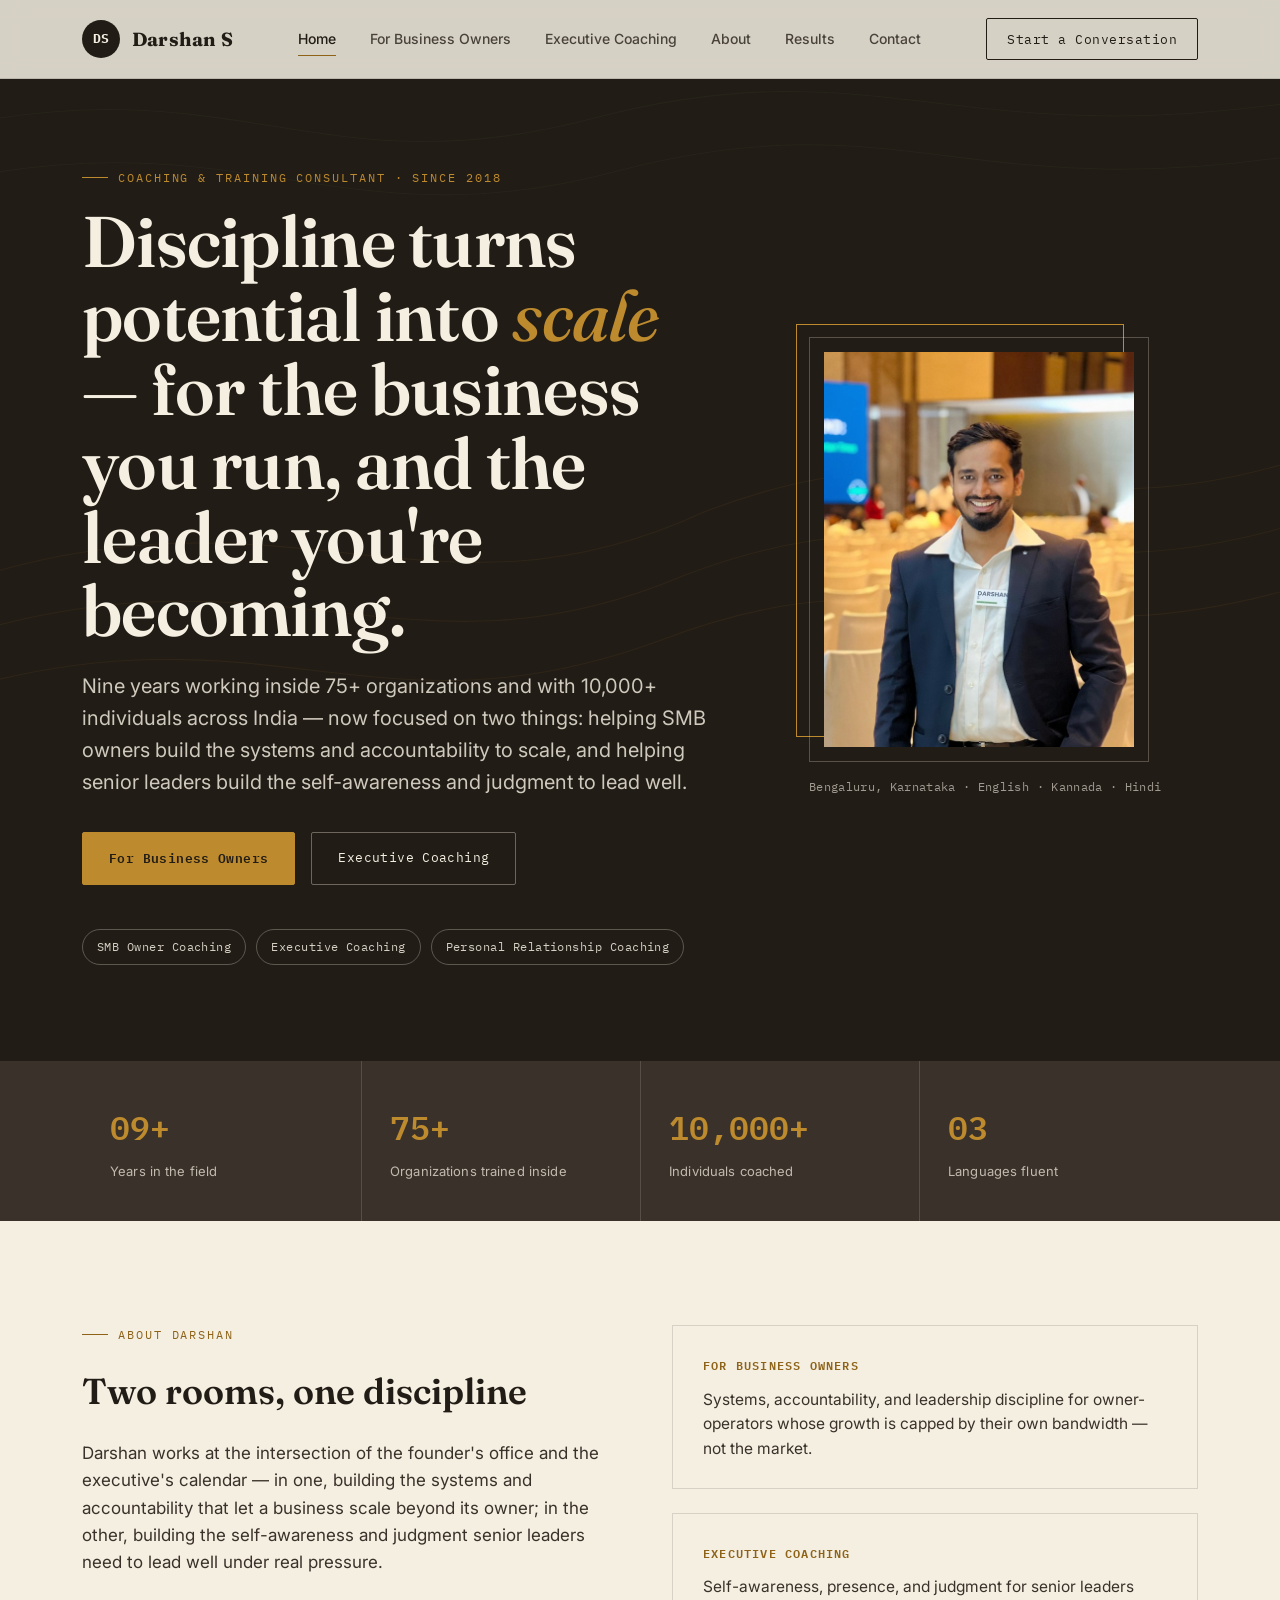
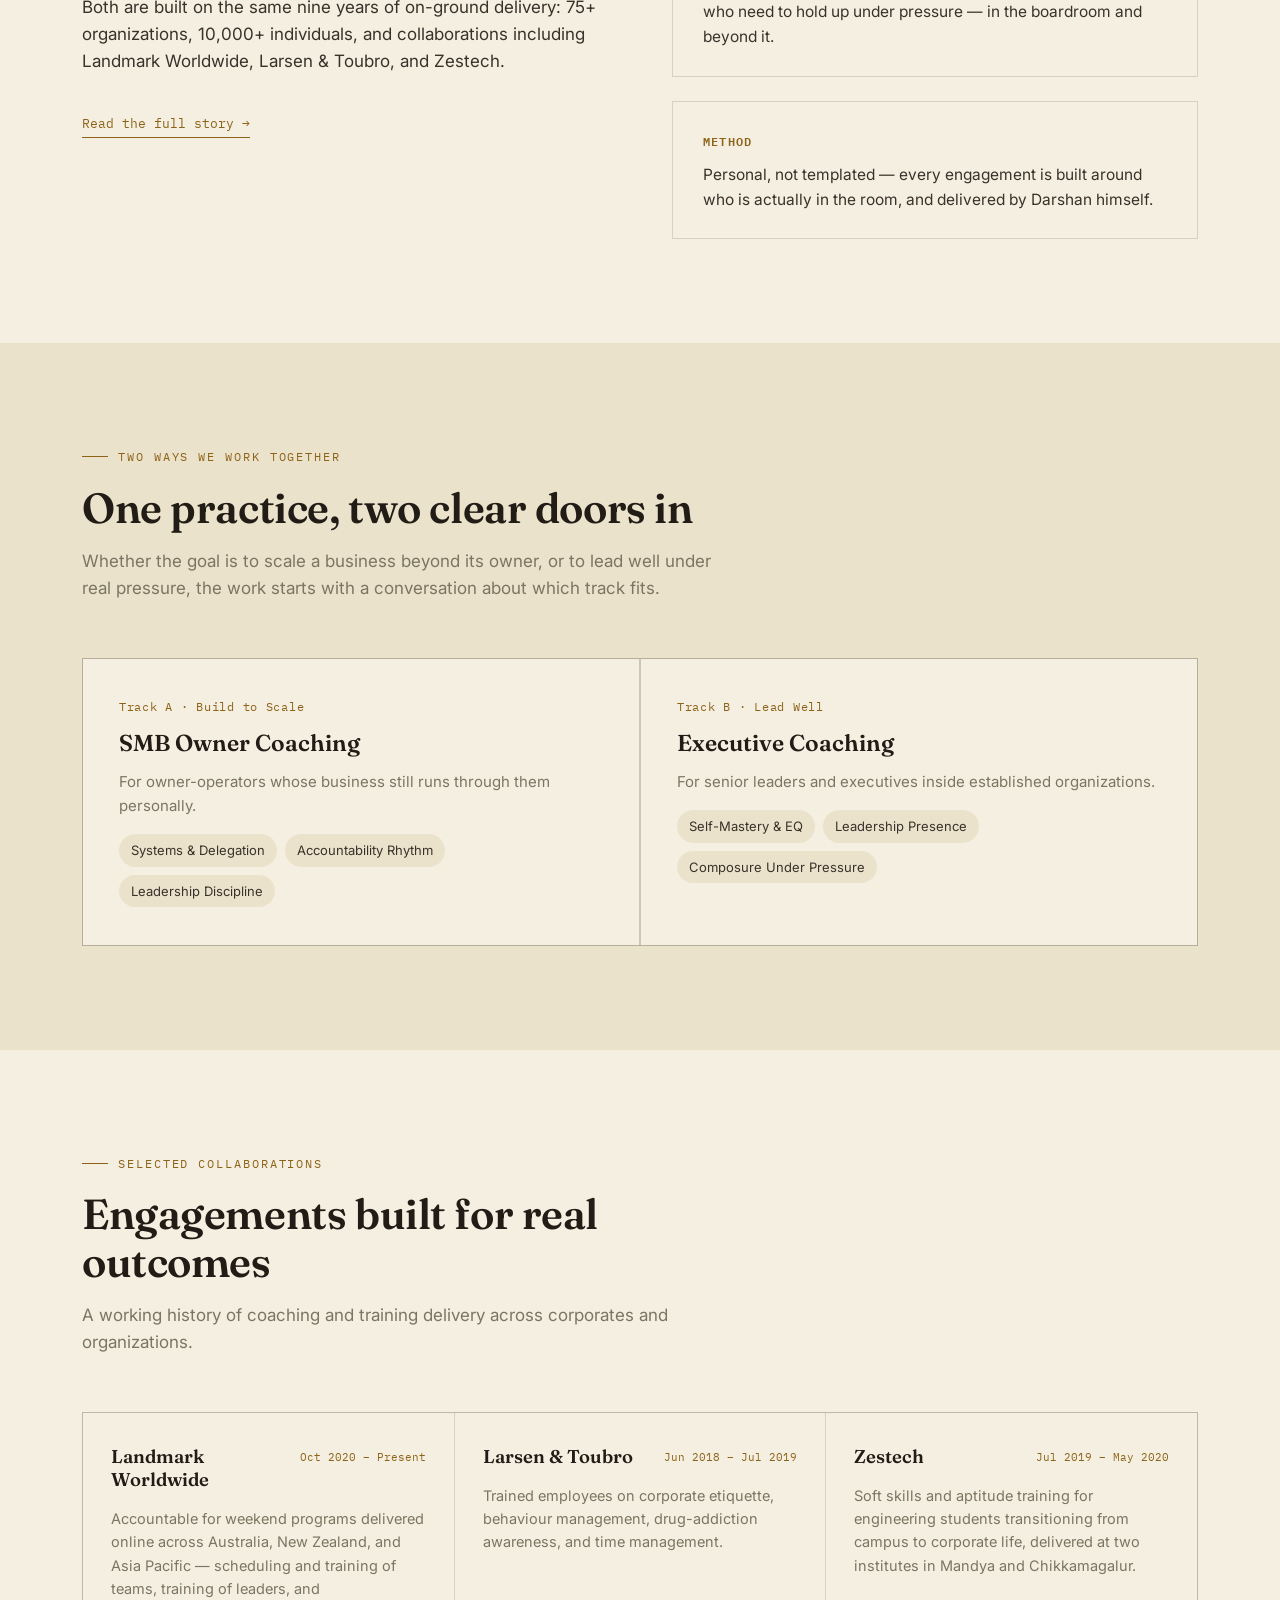
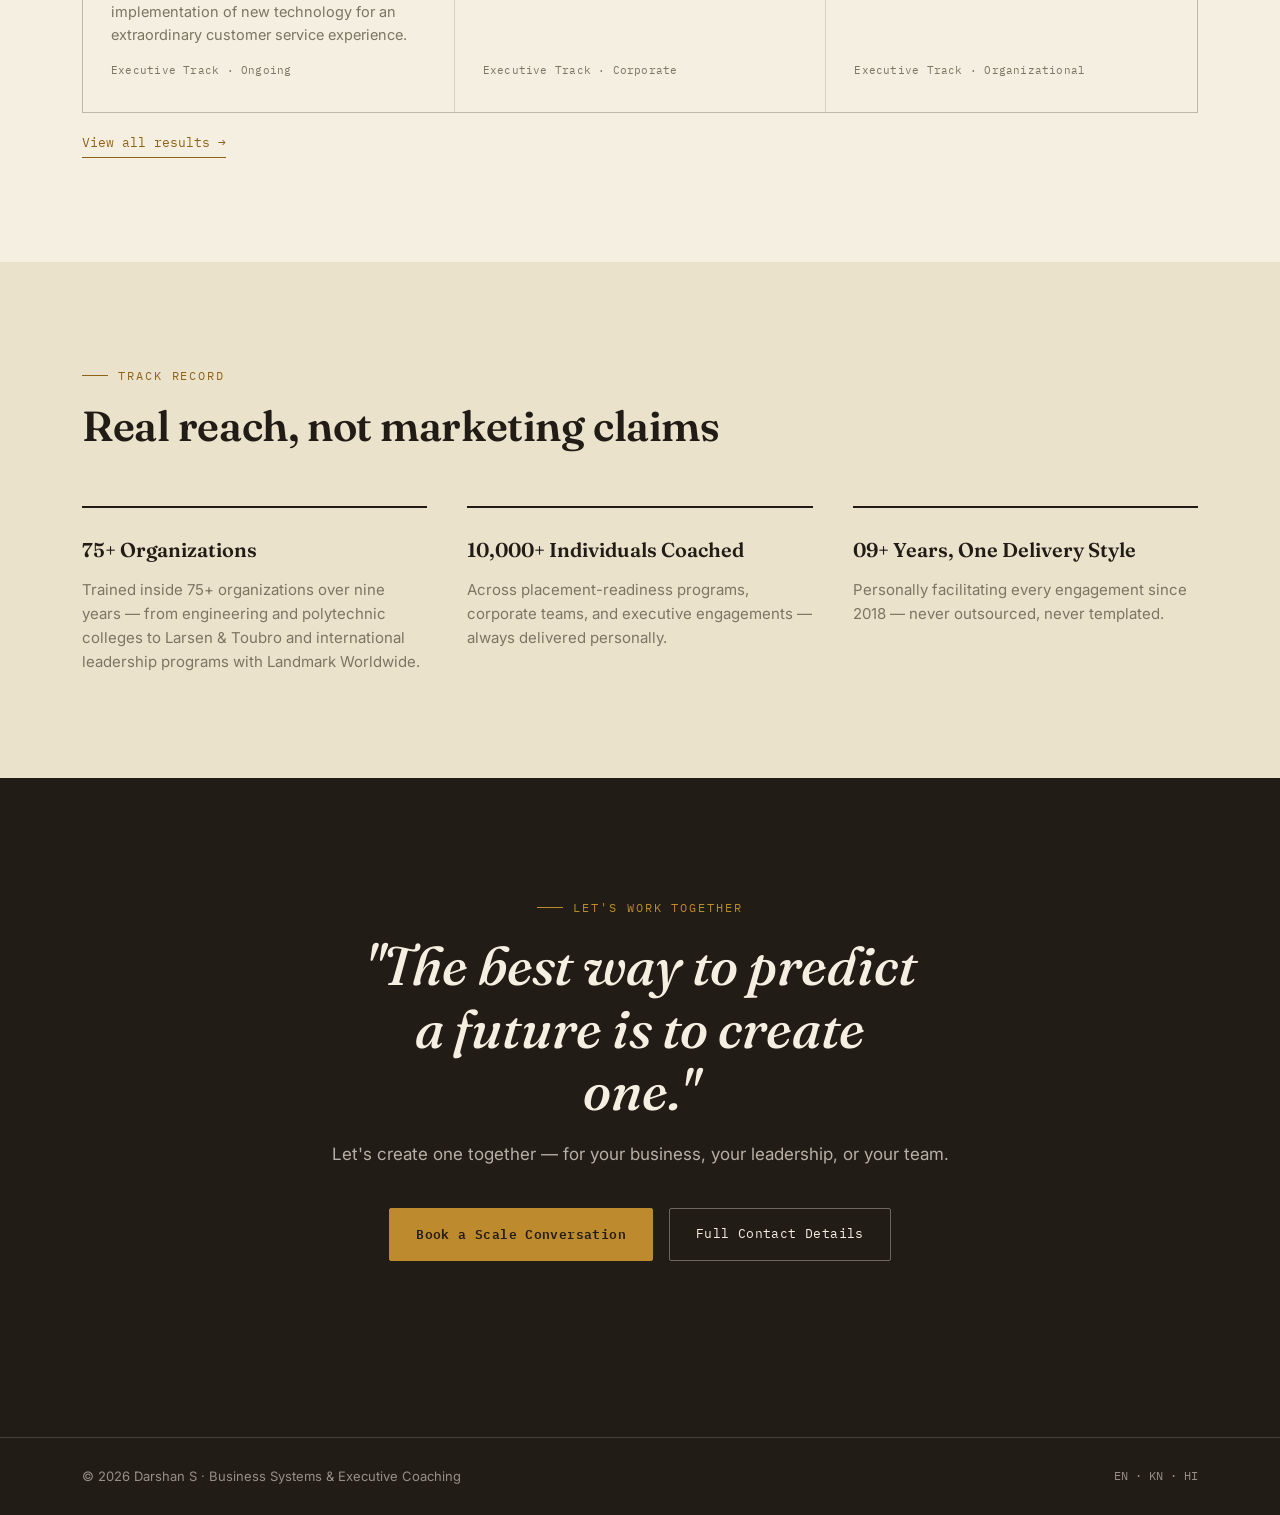
<file: index.html>
<!DOCTYPE html>
<html lang="en">
<head>
<meta charset="UTF-8">
<meta name="viewport" content="width=device-width, initial-scale=1.0">
<title>Darshan S | Business Systems &amp; Executive Coaching</title>
<meta name="description" content="Darshan S helps SMB owners build the systems and accountability to scale, and helps senior leaders build the self-awareness and judgment to lead well.">
<link rel="preconnect" href="https://fonts.googleapis.com">
<link rel="preconnect" href="https://fonts.gstatic.com" crossorigin>
<link href="https://fonts.googleapis.com/css2?family=Fraunces:ital,opsz,wght@0,9..144,300;0,9..144,500;0,9..144,600;0,9..144,700;0,9..144,900;1,9..144,500;1,9..144,600&family=Inter:wght@400;500;600;700&family=IBM+Plex+Mono:wght@400;500;600&display=swap" rel="stylesheet">
<link rel="stylesheet" href="assets/style.css">
</head>
<body>

<header>
  <div class="wrap nav">
    <a class="brand" href="index.html"><span class="mark">DS</span> Darshan S</a>
    <nav class="links">
      <a href="index.html" class="active">Home</a>
      <a href="business-owners/index.html">For Business Owners</a>
      <a href="services/index.html">Executive Coaching</a>
      <a href="about/index.html">About</a>
      <a href="projects/index.html">Results</a>
      <a href="contact/index.html">Contact</a>
    </nav>
    <a class="nav-cta" href="contact/index.html">Start a Conversation</a>
    <button class="burger" id="burgerBtn" aria-label="Menu"><span></span></button>
  </div>
  <div class="mobile-panel" id="mobilePanel">
    <a href="index.html">Home</a>
    <a href="business-owners/index.html">For Business Owners</a>
    <a href="services/index.html">Executive Coaching</a>
    <a href="about/index.html">About</a>
    <a href="projects/index.html">Results</a>
    <a href="contact/index.html">Contact</a>
  </div>
</header>

<section class="hero">
  <svg class="contour" viewBox="0 0 1200 800" preserveAspectRatio="none" xmlns="http://www.w3.org/2000/svg">
    <g fill="none" stroke="#BD8A2E" stroke-opacity="0.16" stroke-width="1">
      <path d="M-50,650 C 250,560 350,700 620,600 C 880,500 950,640 1250,540"/>
      <path d="M-50,600 C 260,500 380,650 640,540 C 900,440 960,580 1250,480"/>
      <path d="M-50,550 C 270,440 400,600 660,480 C 920,380 970,520 1250,420"/>
    </g>
    <g fill="none" stroke="#5B6E48" stroke-opacity="0.18" stroke-width="1">
      <path d="M-50,120 C 220,60 300,180 560,110 C 830,40 900,150 1250,90"/>
      <path d="M-50,170 C 230,110 320,230 580,160 C 850,90 910,200 1250,140"/>
    </g>
  </svg>
  <div class="wrap hero-grid">
    <div>
      <div class="eyebrow on-dark">Coaching &amp; Training Consultant · Since 2018</div>
      <h1>Discipline turns potential into <em>scale</em> — for the business you run, and the leader you're becoming.</h1>
      <p class="hero-tagline">Nine years working inside 75+ organizations and with 10,000+ individuals across India — now focused on two things: helping SMB owners build the systems and accountability to scale, and helping senior leaders build the self-awareness and judgment to lead well.</p>
      <div class="btn-row">
        <a class="btn btn-primary" href="business-owners/index.html">For Business Owners</a>
        <a class="btn btn-ghost" href="services/index.html">Executive Coaching</a>
      </div>
      <div class="tag-row">
        <span class="tag">SMB Owner Coaching</span>
        <span class="tag">Executive Coaching</span>
        <span class="tag">Personal Relationship Coaching</span>
      </div>
    </div>
    <div class="hero-portrait">
      <div class="portrait-frame">
        <img src="darshan.jpg" alt="Darshan S">
      </div>
      <div class="portrait-caption">Bengaluru, Karnataka · English · Kannada · Hindi</div>
    </div>
  </div>
</section>

<section class="stats">
  <div class="wrap stats-grid">
    <div class="stat"><div class="num">09+</div><div class="label">Years in the field</div></div>
    <div class="stat"><div class="num">75+</div><div class="label">Organizations trained inside</div></div>
    <div class="stat"><div class="num">10,000+</div><div class="label">Individuals coached</div></div>
    <div class="stat"><div class="num">03</div><div class="label">Languages fluent</div></div>
  </div>
</section>

<section class="section" id="about">
  <div class="wrap">
    <div class="about-grid">
      <div class="reveal about-copy">
        <div class="eyebrow">About Darshan</div>
        <h2 style="font-size:clamp(26px,3vw,36px);margin-bottom:20px;">Two rooms, one discipline</h2>
        <p>Darshan works at the intersection of the founder's office and the executive's calendar — in one, building the systems and accountability that let a business scale beyond its owner; in the other, building the self-awareness and judgment senior leaders need to lead well under real pressure.</p>
        <p>Both are built on the same nine years of on-ground delivery: 75+ organizations, 10,000+ individuals, and collaborations including Landmark Worldwide, Larsen &amp; Toubro, and Zestech.</p>
        <a class="section-link" href="about/index.html">Read the full story →</a>
      </div>
      <div class="reveal mv-cards">
        <div class="mv-card">
          <h4>For Business Owners</h4>
          <p>Systems, accountability, and leadership discipline for owner-operators whose growth is capped by their own bandwidth — not the market.</p>
        </div>
        <div class="mv-card">
          <h4>Executive Coaching</h4>
          <p>Self-awareness, presence, and judgment for senior leaders who need to hold up under pressure — in the boardroom and beyond it.</p>
        </div>
        <div class="mv-card">
          <h4>Method</h4>
          <p>Personal, not templated — every engagement is built around who is actually in the room, and delivered by Darshan himself.</p>
        </div>
      </div>
    </div>
  </div>
</section>

<section class="section alt" id="focus">
  <div class="wrap">
    <div class="section-head reveal">
      <div class="eyebrow">Two Ways We Work Together</div>
      <h2>One practice, two clear doors in</h2>
      <p>Whether the goal is to scale a business beyond its owner, or to lead well under real pressure, the work starts with a conversation about which track fits.</p>
    </div>
    <div class="focus-grid reveal">
      <div class="focus-card">
        <div class="fnum">Track A · Build to Scale</div>
        <h3>SMB Owner Coaching</h3>
        <p class="fdesc">For owner-operators whose business still runs through them personally.</p>
        <ul>
          <li>Systems &amp; Delegation</li><li>Accountability Rhythm</li><li>Leadership Discipline</li>
        </ul>
      </div>
      <div class="focus-card">
        <div class="fnum">Track B · Lead Well</div>
        <h3>Executive Coaching</h3>
        <p class="fdesc">For senior leaders and executives inside established organizations.</p>
        <ul>
          <li>Self-Mastery &amp; EQ</li><li>Leadership Presence</li><li>Composure Under Pressure</li>
        </ul>
      </div>
    </div>
  </div>
</section>

<section class="section" id="engagements">
  <div class="wrap">
    <div class="section-head reveal">
      <div class="eyebrow">Selected Collaborations</div>
      <h2>Engagements built for real outcomes</h2>
      <p>A working history of coaching and training delivery across corporates and organizations.</p>
    </div>
    <div class="eng-grid reveal">
      <div class="eng-card">
        <div class="eng-top"><h4>Landmark Worldwide</h4><span class="period">Oct 2020 – Present</span></div>
        <p>Accountable for weekend programs delivered online across Australia, New Zealand, and Asia Pacific — scheduling and training of teams, training of leaders, and implementation of new technology for an extraordinary customer service experience.</p>
        <div class="loc">Executive Track · Ongoing</div>
      </div>
      <div class="eng-card">
        <div class="eng-top"><h4>Larsen &amp; Toubro</h4><span class="period">Jun 2018 – Jul 2019</span></div>
        <p>Trained employees on corporate etiquette, behaviour management, drug-addiction awareness, and time management.</p>
        <div class="loc">Executive Track · Corporate</div>
      </div>
      <div class="eng-card">
        <div class="eng-top"><h4>Zestech</h4><span class="period">Jul 2019 – May 2020</span></div>
        <p>Soft skills and aptitude training for engineering students transitioning from campus to corporate life, delivered at two institutes in Mandya and Chikkamagalur.</p>
        <div class="loc">Executive Track · Organizational</div>
      </div>
    </div>
    <a class="section-link" href="projects/index.html">View all results →</a>
  </div>
</section>

<section class="section alt" id="track-record">
  <div class="wrap">
    <div class="section-head reveal">
      <div class="eyebrow">Track Record</div>
      <h2>Real reach, not marketing claims</h2>
    </div>
    <div class="principles-grid reveal">
      <div class="principle">
        <h3>75+ Organizations</h3>
        <p>Trained inside 75+ organizations over nine years — from engineering and polytechnic colleges to Larsen &amp; Toubro and international leadership programs with Landmark Worldwide.</p>
      </div>
      <div class="principle">
        <h3>10,000+ Individuals Coached</h3>
        <p>Across placement-readiness programs, corporate teams, and executive engagements — always delivered personally.</p>
      </div>
      <div class="principle">
        <h3>09+ Years, One Delivery Style</h3>
        <p>Personally facilitating every engagement since 2018 — never outsourced, never templated.</p>
      </div>
    </div>
  </div>
</section>

<section class="cta" id="contact">
  <div class="wrap">
    <div class="eyebrow on-dark" style="justify-content:center;">Let's Work Together</div>
    <h2 class="reveal">"The best way to predict a future is to create one."</h2>
    <p>Let's create one together — for your business, your leadership, or your team.</p>
    <div class="btn-row">
      <a class="btn btn-primary" href="mailto:darshan.9995@gmail.com?subject=Scale%20Conversation%20Enquiry">Book a Scale Conversation</a>
      <a class="btn btn-ghost" href="contact/index.html">Full Contact Details</a>
    </div>
  </div>
</section>

<footer>
  <div class="wrap foot-row">
    <span>© 2026 Darshan S · Business Systems &amp; Executive Coaching</span>
    <span class="lang">EN · KN · HI</span>
  </div>
</footer>

<script src="assets/main.js"></script>
</body>
</html>
</file>
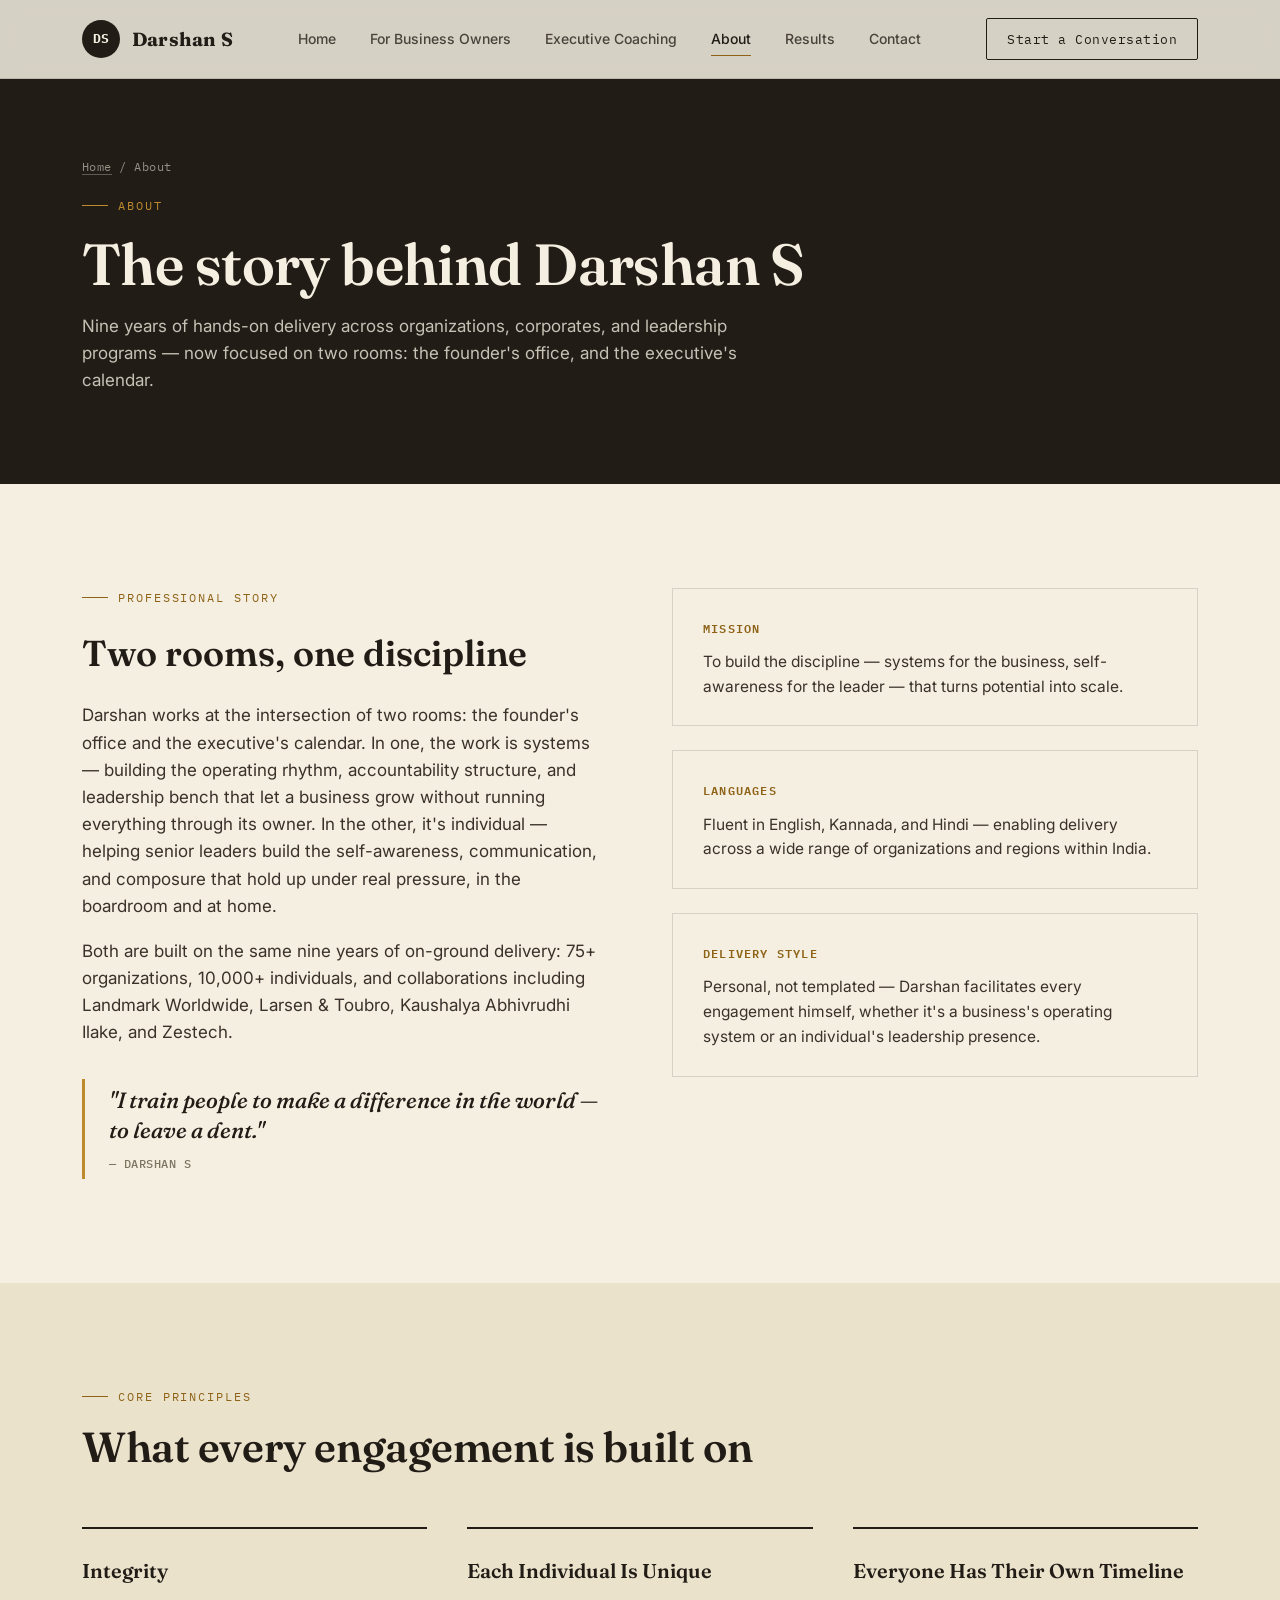
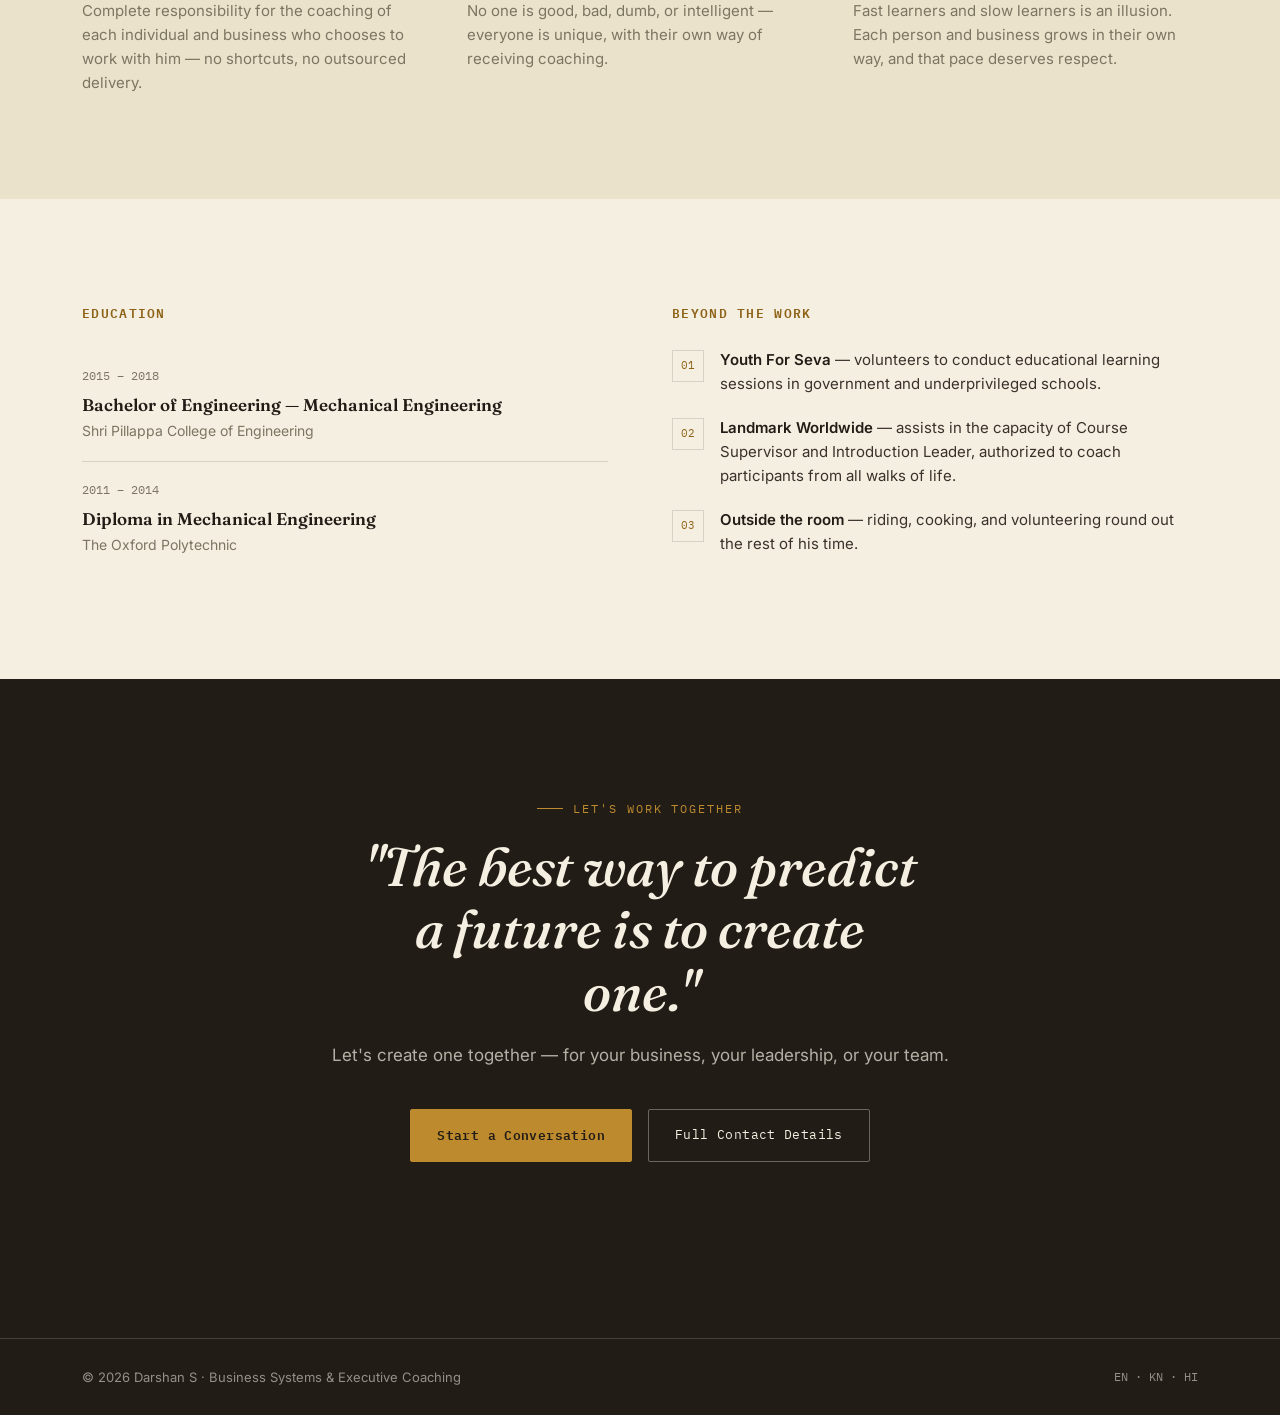
<file: about/index.html>
<!DOCTYPE html>
<html lang="en">
<head>
<meta charset="UTF-8">
<meta name="viewport" content="width=device-width, initial-scale=1.0">
<title>About | Darshan S — Business Systems &amp; Executive Coaching</title>
<meta name="description" content="Nine years of hands-on coaching and training experience across 75+ organizations in India — the story, principles, and credentials behind Darshan S.">
<link rel="preconnect" href="https://fonts.googleapis.com">
<link rel="preconnect" href="https://fonts.gstatic.com" crossorigin>
<link href="https://fonts.googleapis.com/css2?family=Fraunces:ital,opsz,wght@0,9..144,300;0,9..144,500;0,9..144,600;0,9..144,700;0,9..144,900;1,9..144,500;1,9..144,600&family=Inter:wght@400;500;600;700&family=IBM+Plex+Mono:wght@400;500;600&display=swap" rel="stylesheet">
<link rel="stylesheet" href="../assets/style.css">
</head>
<body>

<header>
  <div class="wrap nav">
    <a class="brand" href="../index.html"><span class="mark">DS</span> Darshan S</a>
    <nav class="links">
      <a href="../index.html">Home</a>
      <a href="../business-owners/index.html">For Business Owners</a>
      <a href="../services/index.html">Executive Coaching</a>
      <a href="../about/index.html" class="active">About</a>
      <a href="../projects/index.html">Results</a>
      <a href="../contact/index.html">Contact</a>
    </nav>
    <a class="nav-cta" href="../contact/index.html">Start a Conversation</a>
    <button class="burger" id="burgerBtn" aria-label="Menu"><span></span></button>
  </div>
  <div class="mobile-panel" id="mobilePanel">
    <a href="../index.html">Home</a>
    <a href="../business-owners/index.html">For Business Owners</a>
    <a href="../services/index.html">Executive Coaching</a>
    <a href="../about/index.html">About</a>
    <a href="../projects/index.html">Results</a>
    <a href="../contact/index.html">Contact</a>
  </div>
</header>

<section class="page-hero">
  <div class="wrap">
    <div class="crumb"><a href="../index.html">Home</a> / About</div>
    <div class="eyebrow on-dark">About</div>
    <h1>The story behind Darshan S</h1>
    <p>Nine years of hands-on delivery across organizations, corporates, and leadership programs — now focused on two rooms: the founder's office, and the executive's calendar.</p>
  </div>
</section>

<section class="section">
  <div class="wrap">
    <div class="about-grid">
      <div class="reveal about-copy">
        <div class="eyebrow">Professional Story</div>
        <h2 style="font-size:clamp(26px,3vw,36px);margin-bottom:20px;">Two rooms, one discipline</h2>
        <p>Darshan works at the intersection of two rooms: the founder's office and the executive's calendar. In one, the work is systems — building the operating rhythm, accountability structure, and leadership bench that let a business grow without running everything through its owner. In the other, it's individual — helping senior leaders build the self-awareness, communication, and composure that hold up under real pressure, in the boardroom and at home.</p>
        <p>Both are built on the same nine years of on-ground delivery: 75+ organizations, 10,000+ individuals, and collaborations including Landmark Worldwide, Larsen &amp; Toubro, Kaushalya Abhivrudhi Ilake, and Zestech.</p>
        <div class="quote-block">"I train people to make a difference in the world — to leave a dent."
          <span>— DARSHAN S</span>
        </div>
      </div>
      <div class="reveal mv-cards">
        <div class="mv-card">
          <h4>Mission</h4>
          <p>To build the discipline — systems for the business, self-awareness for the leader — that turns potential into scale.</p>
        </div>
        <div class="mv-card">
          <h4>Languages</h4>
          <p>Fluent in English, Kannada, and Hindi — enabling delivery across a wide range of organizations and regions within India.</p>
        </div>
        <div class="mv-card">
          <h4>Delivery Style</h4>
          <p>Personal, not templated — Darshan facilitates every engagement himself, whether it's a business's operating system or an individual's leadership presence.</p>
        </div>
      </div>
    </div>
  </div>
</section>

<section class="section alt" id="principles">
  <div class="wrap">
    <div class="section-head reveal">
      <div class="eyebrow">Core Principles</div>
      <h2>What every engagement is built on</h2>
    </div>
    <div class="principles-grid reveal">
      <div class="principle">
        <h3>Integrity</h3>
        <p>Complete responsibility for the coaching of each individual and business who chooses to work with him — no shortcuts, no outsourced delivery.</p>
      </div>
      <div class="principle">
        <h3>Each Individual Is Unique</h3>
        <p>No one is good, bad, dumb, or intelligent — everyone is unique, with their own way of receiving coaching.</p>
      </div>
      <div class="principle">
        <h3>Everyone Has Their Own Timeline</h3>
        <p>Fast learners and slow learners is an illusion. Each person and business grows in their own way, and that pace deserves respect.</p>
      </div>
    </div>
  </div>
</section>

<section class="section">
  <div class="wrap">
    <div class="cred-grid">
      <div class="reveal cred-block">
        <h3>Education</h3>
        <div class="edu-item">
          <div class="yr">2015 – 2018</div>
          <h4>Bachelor of Engineering — Mechanical Engineering</h4>
          <div class="sch">Shri Pillappa College of Engineering</div>
        </div>
        <div class="edu-item">
          <div class="yr">2011 – 2014</div>
          <h4>Diploma in Mechanical Engineering</h4>
          <div class="sch">The Oxford Polytechnic</div>
        </div>
      </div>
      <div class="reveal cred-block">
        <h3>Beyond the Work</h3>
        <div class="beyond-list">
          <div class="beyond-item">
            <div class="b-mark">01</div>
            <p><b>Youth For Seva</b> — volunteers to conduct educational learning sessions in government and underprivileged schools.</p>
          </div>
          <div class="beyond-item">
            <div class="b-mark">02</div>
            <p><b>Landmark Worldwide</b> — assists in the capacity of Course Supervisor and Introduction Leader, authorized to coach participants from all walks of life.</p>
          </div>
          <div class="beyond-item">
            <div class="b-mark">03</div>
            <p><b>Outside the room</b> — riding, cooking, and volunteering round out the rest of his time.</p>
          </div>
        </div>
      </div>
    </div>
  </div>
</section>

<section class="cta">
  <div class="wrap">
    <div class="eyebrow on-dark" style="justify-content:center;">Let's Work Together</div>
    <h2 class="reveal">"The best way to predict a future is to create one."</h2>
    <p>Let's create one together — for your business, your leadership, or your team.</p>
    <div class="btn-row">
      <a class="btn btn-primary" href="mailto:darshan.9995@gmail.com">Start a Conversation</a>
      <a class="btn btn-ghost" href="../contact/index.html">Full Contact Details</a>
    </div>
  </div>
</section>

<footer>
  <div class="wrap foot-row">
    <span>© 2026 Darshan S · Business Systems &amp; Executive Coaching</span>
    <span class="lang">EN · KN · HI</span>
  </div>
</footer>

<script src="../assets/main.js"></script>
</body>
</html>
</file>
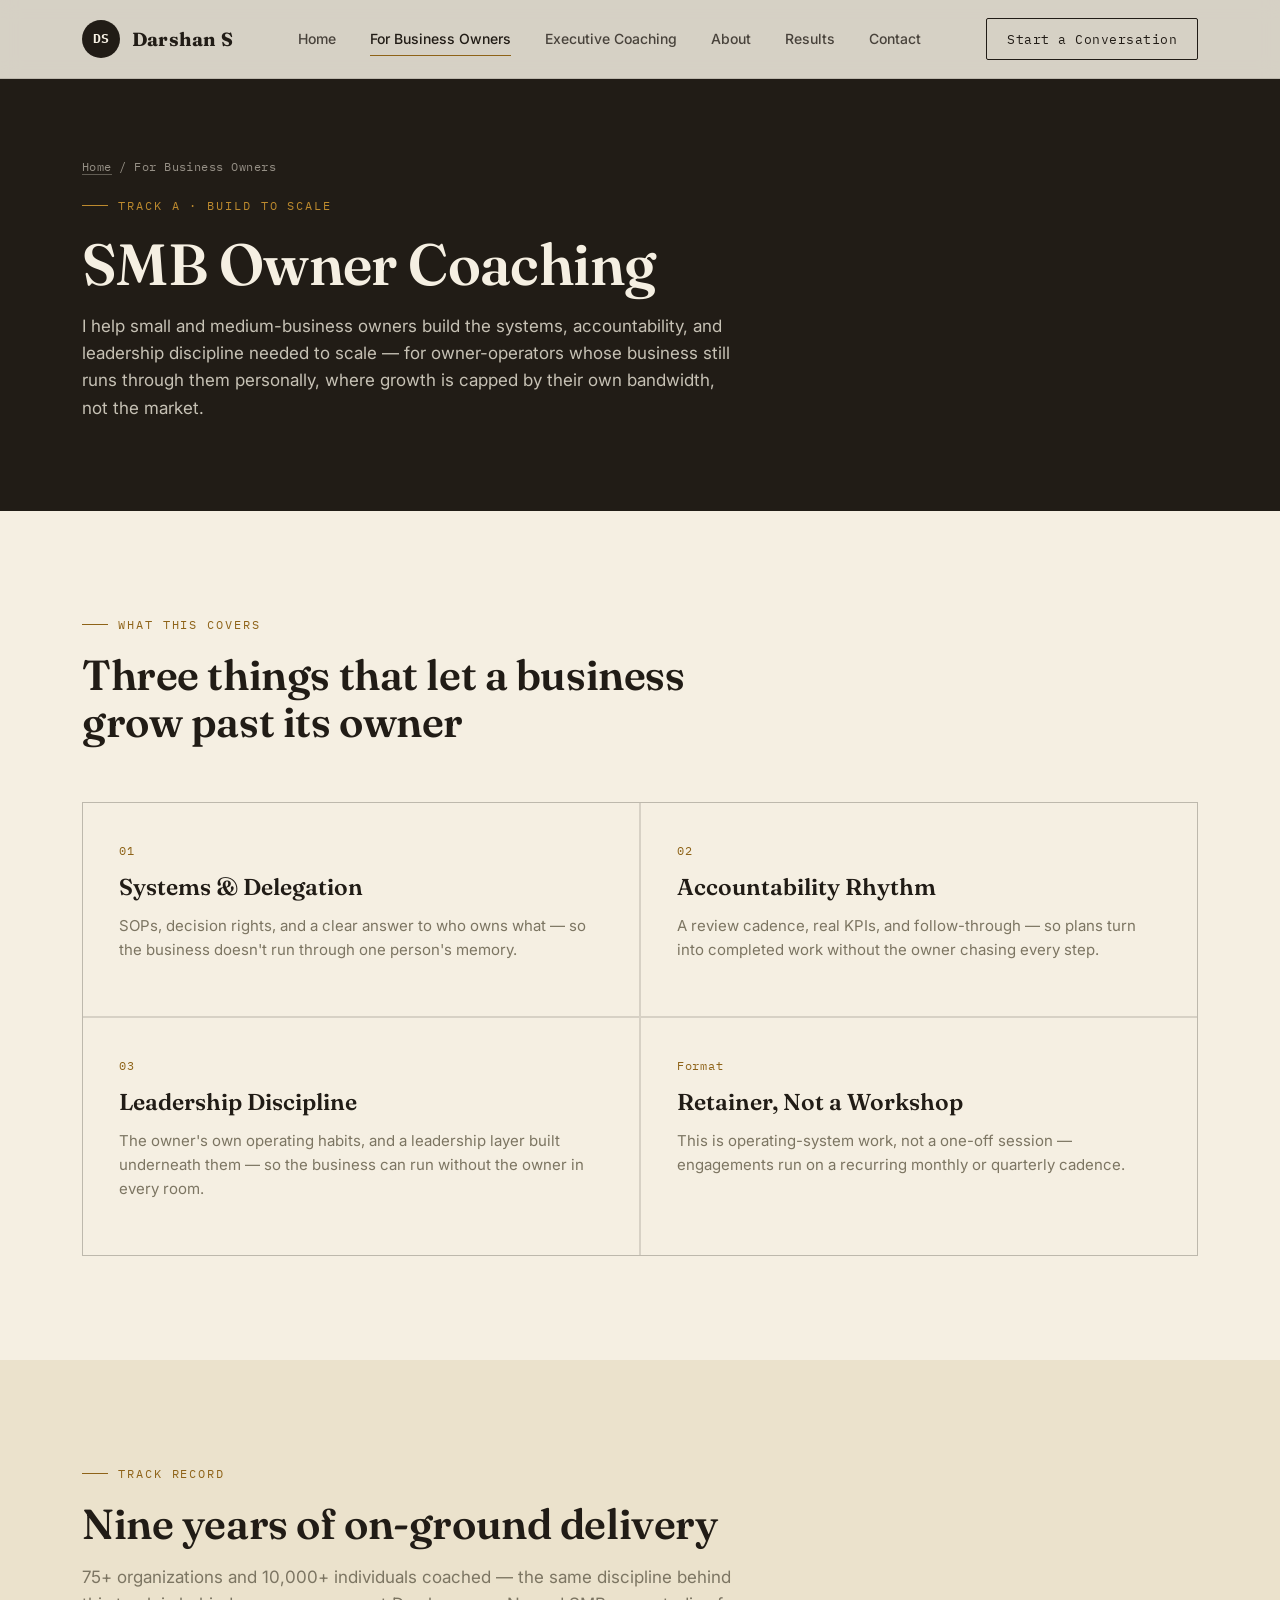
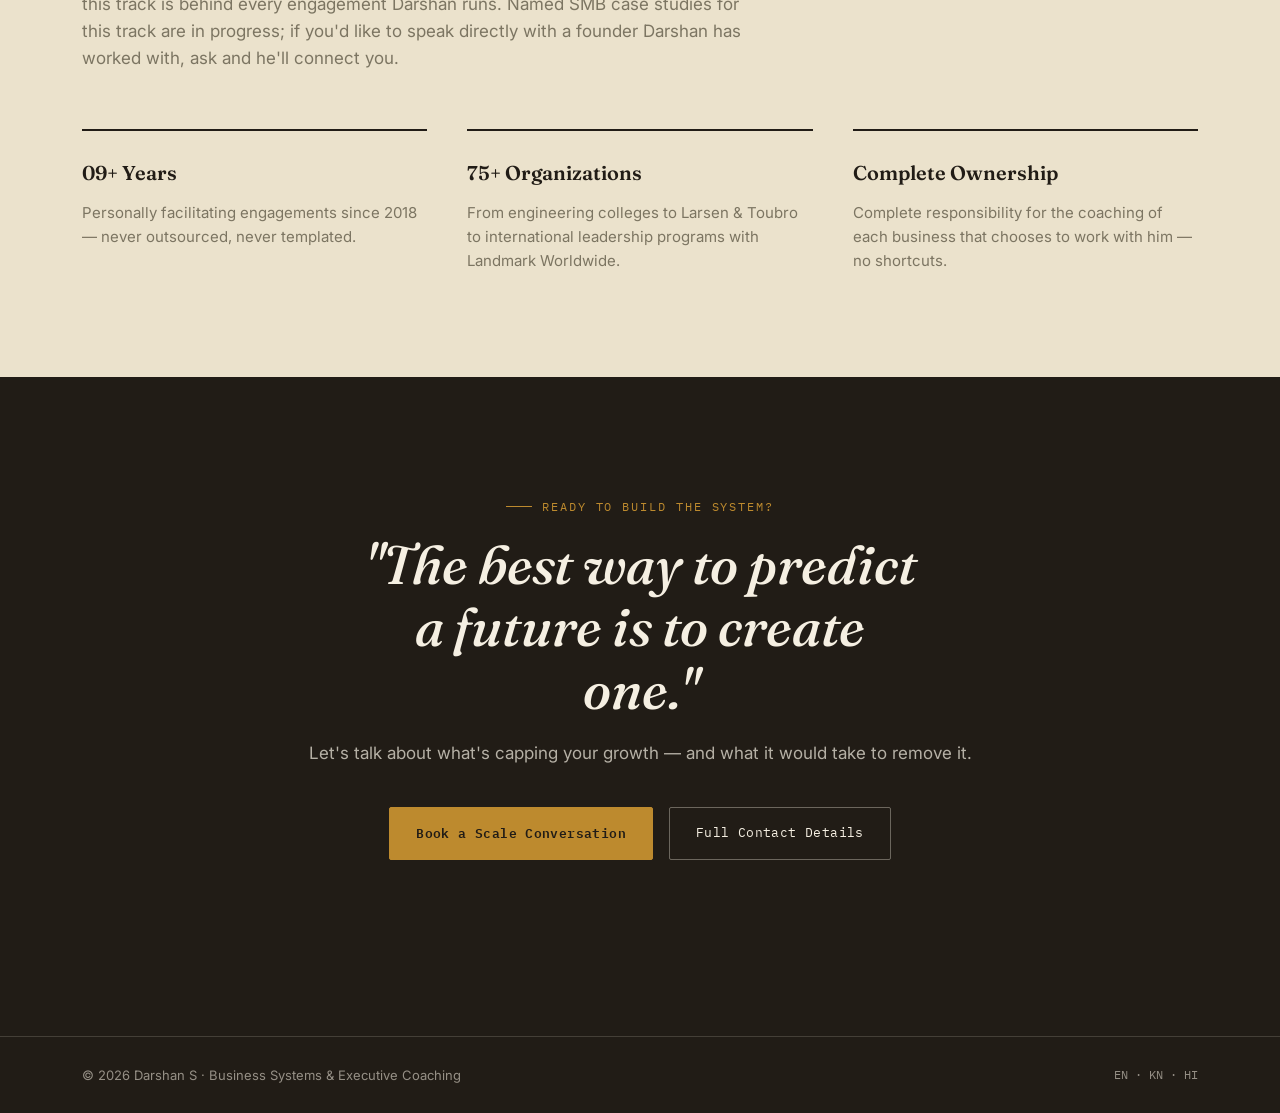
<file: business-owners/index.html>
<!DOCTYPE html>
<html lang="en">
<head>
<meta charset="UTF-8">
<meta name="viewport" content="width=device-width, initial-scale=1.0">
<title>For Business Owners | Darshan S — Build to Scale</title>
<meta name="description" content="Systems, accountability, and leadership discipline for SMB owners whose growth is capped by their own bandwidth, not the market.">
<link rel="preconnect" href="https://fonts.googleapis.com">
<link rel="preconnect" href="https://fonts.gstatic.com" crossorigin>
<link href="https://fonts.googleapis.com/css2?family=Fraunces:ital,opsz,wght@0,9..144,300;0,9..144,500;0,9..144,600;0,9..144,700;0,9..144,900;1,9..144,500;1,9..144,600&family=Inter:wght@400;500;600;700&family=IBM+Plex+Mono:wght@400;500;600&display=swap" rel="stylesheet">
<link rel="stylesheet" href="../assets/style.css">
</head>
<body>

<header>
  <div class="wrap nav">
    <a class="brand" href="../index.html"><span class="mark">DS</span> Darshan S</a>
    <nav class="links">
      <a href="../index.html">Home</a>
      <a href="../business-owners/index.html" class="active">For Business Owners</a>
      <a href="../services/index.html">Executive Coaching</a>
      <a href="../about/index.html">About</a>
      <a href="../projects/index.html">Results</a>
      <a href="../contact/index.html">Contact</a>
    </nav>
    <a class="nav-cta" href="../contact/index.html">Start a Conversation</a>
    <button class="burger" id="burgerBtn" aria-label="Menu"><span></span></button>
  </div>
  <div class="mobile-panel" id="mobilePanel">
    <a href="../index.html">Home</a>
    <a href="../business-owners/index.html">For Business Owners</a>
    <a href="../services/index.html">Executive Coaching</a>
    <a href="../about/index.html">About</a>
    <a href="../projects/index.html">Results</a>
    <a href="../contact/index.html">Contact</a>
  </div>
</header>

<section class="page-hero">
  <div class="wrap">
    <div class="crumb"><a href="../index.html">Home</a> / For Business Owners</div>
    <div class="eyebrow on-dark">Track A · Build to Scale</div>
    <h1>SMB Owner Coaching</h1>
    <p>I help small and medium-business owners build the systems, accountability, and leadership discipline needed to scale — for owner-operators whose business still runs through them personally, where growth is capped by their own bandwidth, not the market.</p>
  </div>
</section>

<section class="section">
  <div class="wrap">
    <div class="section-head reveal">
      <div class="eyebrow">What This Covers</div>
      <h2>Three things that let a business grow past its owner</h2>
    </div>
    <div class="focus-grid reveal">
      <div class="focus-card">
        <div class="fnum">01</div>
        <h3>Systems &amp; Delegation</h3>
        <p class="fdesc">SOPs, decision rights, and a clear answer to who owns what — so the business doesn't run through one person's memory.</p>
      </div>
      <div class="focus-card">
        <div class="fnum">02</div>
        <h3>Accountability Rhythm</h3>
        <p class="fdesc">A review cadence, real KPIs, and follow-through — so plans turn into completed work without the owner chasing every step.</p>
      </div>
      <div class="focus-card">
        <div class="fnum">03</div>
        <h3>Leadership Discipline</h3>
        <p class="fdesc">The owner's own operating habits, and a leadership layer built underneath them — so the business can run without the owner in every room.</p>
      </div>
      <div class="focus-card">
        <div class="fnum">Format</div>
        <h3>Retainer, Not a Workshop</h3>
        <p class="fdesc">This is operating-system work, not a one-off session — engagements run on a recurring monthly or quarterly cadence.</p>
      </div>
    </div>
  </div>
</section>

<section class="section alt" id="track-record">
  <div class="wrap">
    <div class="section-head reveal">
      <div class="eyebrow">Track Record</div>
      <h2>Nine years of on-ground delivery</h2>
      <p>75+ organizations and 10,000+ individuals coached — the same discipline behind this track is behind every engagement Darshan runs. Named SMB case studies for this track are in progress; if you'd like to speak directly with a founder Darshan has worked with, ask and he'll connect you.</p>
    </div>
    <div class="principles-grid reveal">
      <div class="principle">
        <h3>09+ Years</h3>
        <p>Personally facilitating engagements since 2018 — never outsourced, never templated.</p>
      </div>
      <div class="principle">
        <h3>75+ Organizations</h3>
        <p>From engineering colleges to Larsen &amp; Toubro to international leadership programs with Landmark Worldwide.</p>
      </div>
      <div class="principle">
        <h3>Complete Ownership</h3>
        <p>Complete responsibility for the coaching of each business that chooses to work with him — no shortcuts.</p>
      </div>
    </div>
  </div>
</section>

<section class="cta">
  <div class="wrap">
    <div class="eyebrow on-dark" style="justify-content:center;">Ready to Build the System?</div>
    <h2 class="reveal">"The best way to predict a future is to create one."</h2>
    <p>Let's talk about what's capping your growth — and what it would take to remove it.</p>
    <div class="btn-row">
      <a class="btn btn-primary" href="mailto:darshan.9995@gmail.com?subject=Scale%20Conversation%20Enquiry">Book a Scale Conversation</a>
      <a class="btn btn-ghost" href="../contact/index.html">Full Contact Details</a>
    </div>
  </div>
</section>

<footer>
  <div class="wrap foot-row">
    <span>© 2026 Darshan S · Business Systems &amp; Executive Coaching</span>
    <span class="lang">EN · KN · HI</span>
  </div>
</footer>

<script src="../assets/main.js"></script>
</body>
</html>
</file>
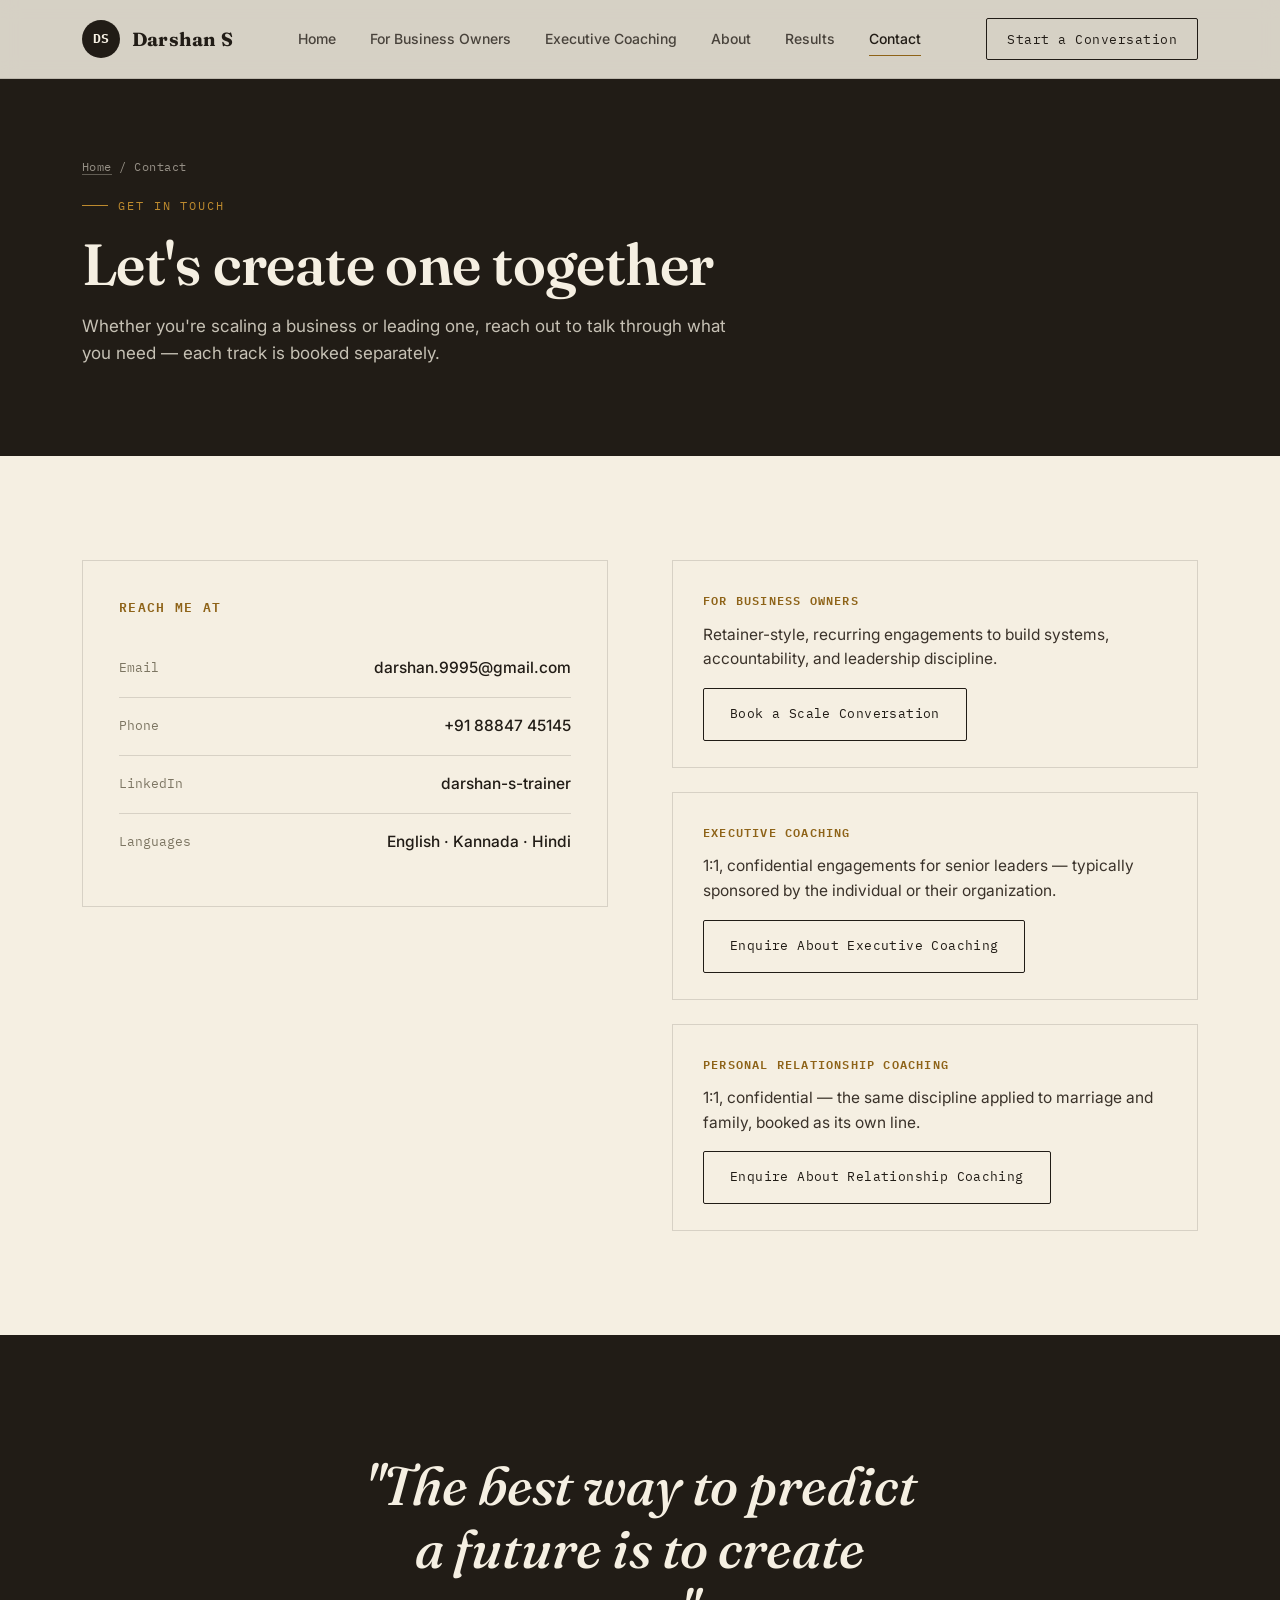
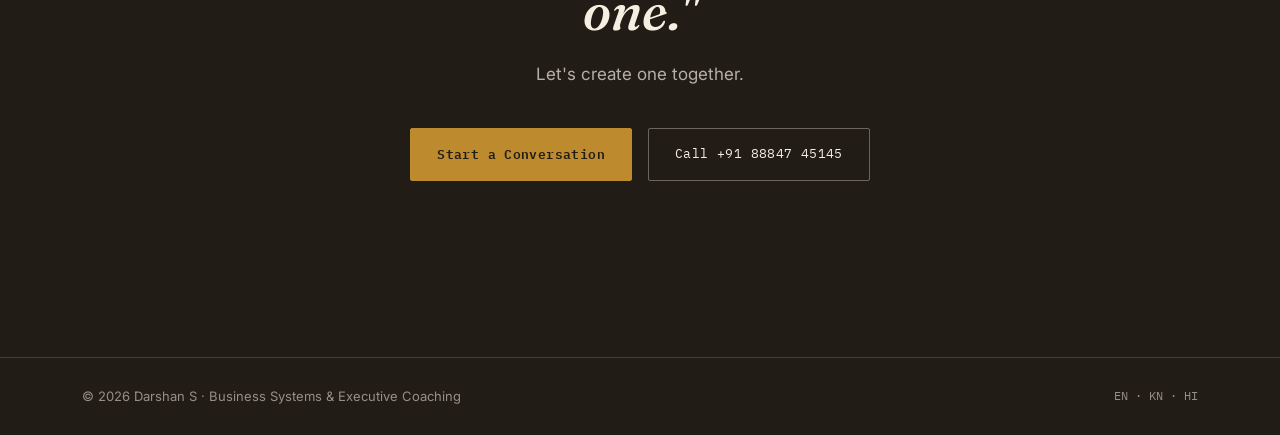
<file: contact/index.html>
<!DOCTYPE html>
<html lang="en">
<head>
<meta charset="UTF-8">
<meta name="viewport" content="width=device-width, initial-scale=1.0">
<title>Contact | Darshan S — Business Systems &amp; Executive Coaching</title>
<meta name="description" content="Get in touch with Darshan S about SMB owner coaching, executive coaching, or personal relationship coaching.">
<link rel="preconnect" href="https://fonts.googleapis.com">
<link rel="preconnect" href="https://fonts.gstatic.com" crossorigin>
<link href="https://fonts.googleapis.com/css2?family=Fraunces:ital,opsz,wght@0,9..144,300;0,9..144,500;0,9..144,600;0,9..144,700;0,9..144,900;1,9..144,500;1,9..144,600&family=Inter:wght@400;500;600;700&family=IBM+Plex+Mono:wght@400;500;600&display=swap" rel="stylesheet">
<link rel="stylesheet" href="../assets/style.css">
</head>
<body>

<header>
  <div class="wrap nav">
    <a class="brand" href="../index.html"><span class="mark">DS</span> Darshan S</a>
    <nav class="links">
      <a href="../index.html">Home</a>
      <a href="../business-owners/index.html">For Business Owners</a>
      <a href="../services/index.html">Executive Coaching</a>
      <a href="../about/index.html">About</a>
      <a href="../projects/index.html">Results</a>
      <a href="../contact/index.html" class="active">Contact</a>
    </nav>
    <a class="nav-cta" href="../contact/index.html">Start a Conversation</a>
    <button class="burger" id="burgerBtn" aria-label="Menu"><span></span></button>
  </div>
  <div class="mobile-panel" id="mobilePanel">
    <a href="../index.html">Home</a>
    <a href="../business-owners/index.html">For Business Owners</a>
    <a href="../services/index.html">Executive Coaching</a>
    <a href="../about/index.html">About</a>
    <a href="../projects/index.html">Results</a>
    <a href="../contact/index.html">Contact</a>
  </div>
</header>

<section class="page-hero">
  <div class="wrap">
    <div class="crumb"><a href="../index.html">Home</a> / Contact</div>
    <div class="eyebrow on-dark">Get in Touch</div>
    <h1>Let's create one together</h1>
    <p>Whether you're scaling a business or leading one, reach out to talk through what you need — each track is booked separately.</p>
  </div>
</section>

<section class="section">
  <div class="wrap">
    <div class="contact-grid">
      <div class="reveal contact-card">
        <h3>Reach Me At</h3>
        <div class="contact-row">
          <span class="k">Email</span>
          <a class="v" href="mailto:darshan.9995@gmail.com">darshan.9995@gmail.com</a>
        </div>
        <div class="contact-row">
          <span class="k">Phone</span>
          <a class="v" href="tel:+918884745145">+91 88847 45145</a>
        </div>
        <div class="contact-row">
          <span class="k">LinkedIn</span>
          <a class="v" href="https://www.linkedin.com/in/darshan-s-trainer/" target="_blank" rel="noopener">darshan-s-trainer</a>
        </div>
        <div class="contact-row">
          <span class="k">Languages</span>
          <span class="v">English · Kannada · Hindi</span>
        </div>
      </div>
      <div class="reveal mv-cards">
        <div class="mv-card">
          <h4>For Business Owners</h4>
          <p>Retainer-style, recurring engagements to build systems, accountability, and leadership discipline.</p>
          <div class="btn-row" style="margin-top:16px;margin-bottom:0;">
            <a class="btn btn-dark" href="mailto:darshan.9995@gmail.com?subject=Scale%20Conversation%20Enquiry">Book a Scale Conversation</a>
          </div>
        </div>
        <div class="mv-card">
          <h4>Executive Coaching</h4>
          <p>1:1, confidential engagements for senior leaders — typically sponsored by the individual or their organization.</p>
          <div class="btn-row" style="margin-top:16px;margin-bottom:0;">
            <a class="btn btn-dark" href="mailto:darshan.9995@gmail.com?subject=Executive%20Coaching%20Enquiry">Enquire About Executive Coaching</a>
          </div>
        </div>
        <div class="mv-card">
          <h4>Personal Relationship Coaching</h4>
          <p>1:1, confidential — the same discipline applied to marriage and family, booked as its own line.</p>
          <div class="btn-row" style="margin-top:16px;margin-bottom:0;">
            <a class="btn btn-dark" href="mailto:darshan.9995@gmail.com?subject=Relationship%20Coaching%20Enquiry">Enquire About Relationship Coaching</a>
          </div>
        </div>
      </div>
    </div>
  </div>
</section>

<section class="cta">
  <div class="wrap">
    <h2 class="reveal">"The best way to predict a future is to create one."</h2>
    <p>Let's create one together.</p>
    <div class="btn-row">
      <a class="btn btn-primary" href="mailto:darshan.9995@gmail.com">Start a Conversation</a>
      <a class="btn btn-ghost" href="tel:+918884745145">Call +91 88847 45145</a>
    </div>
  </div>
</section>

<footer>
  <div class="wrap foot-row">
    <span>© 2026 Darshan S · Business Systems &amp; Executive Coaching</span>
    <span class="lang">EN · KN · HI</span>
  </div>
</footer>

<script src="../assets/main.js"></script>
</body>
</html>
</file>
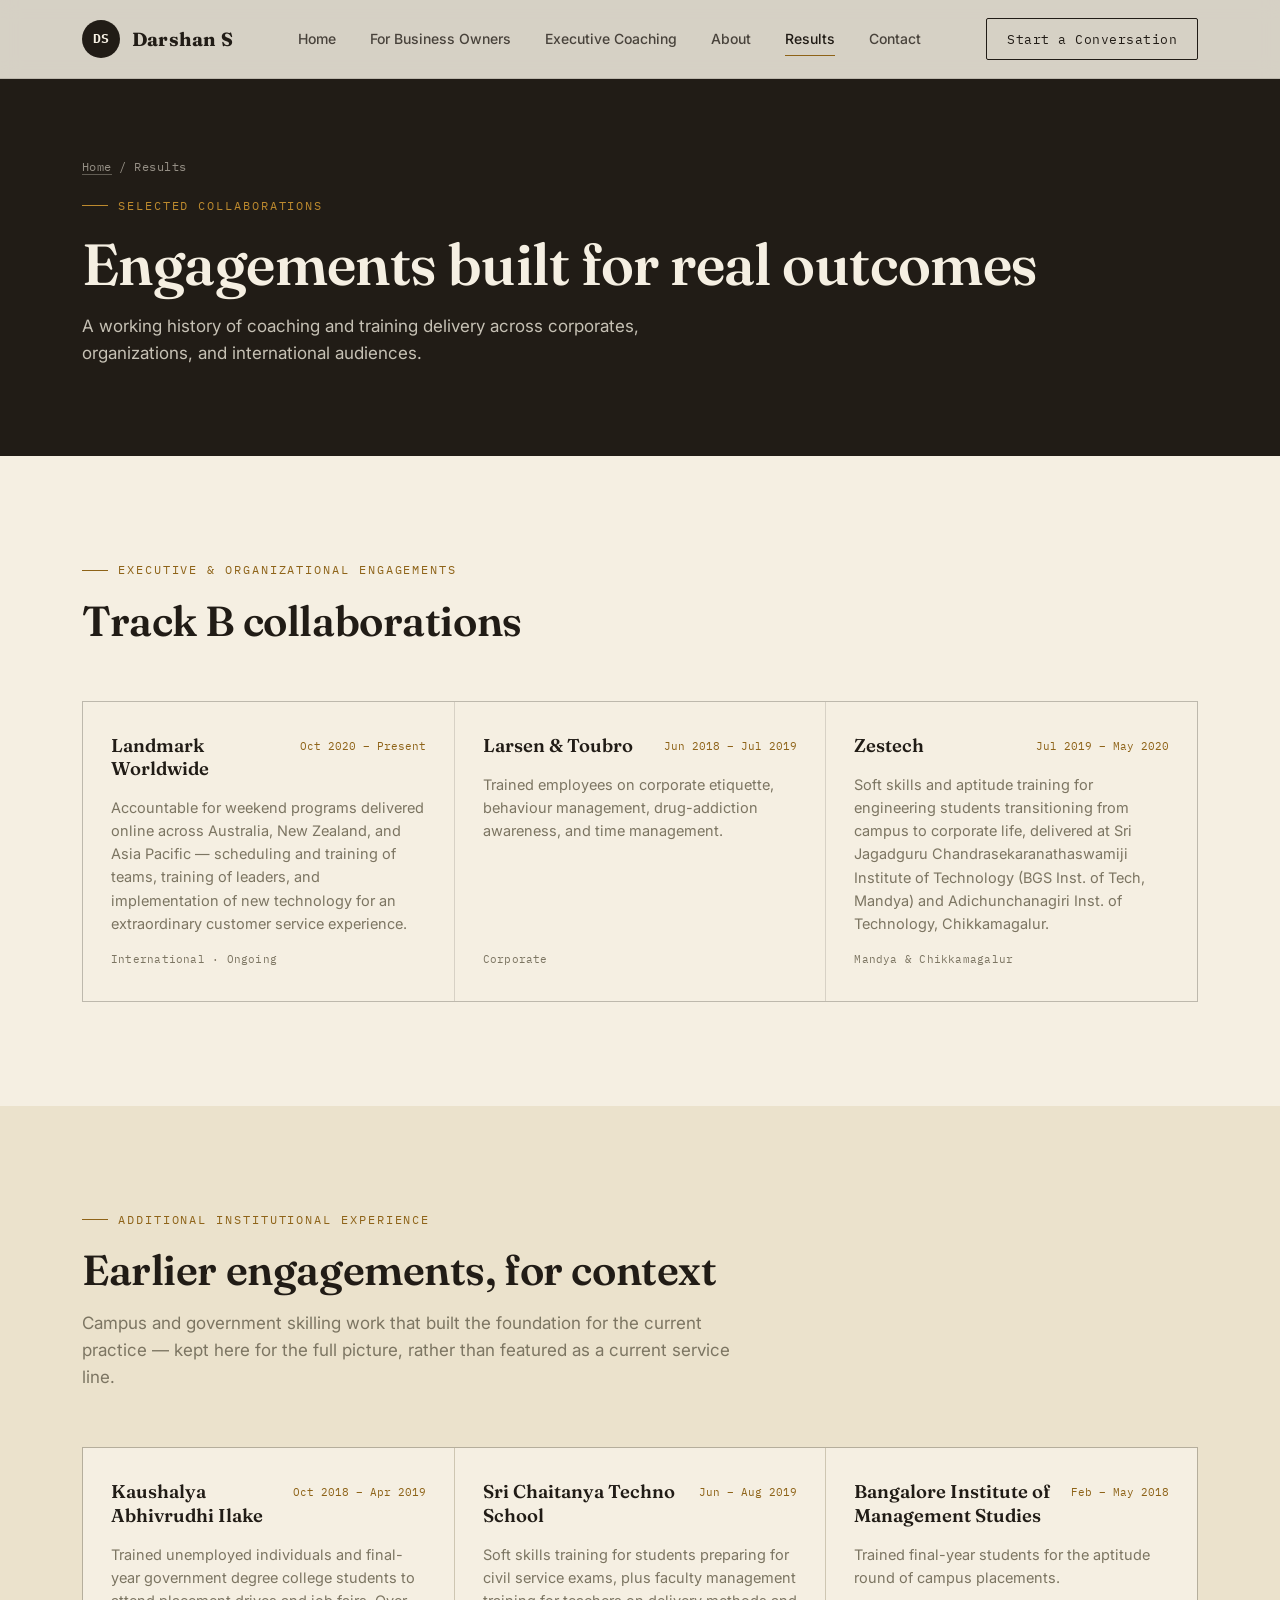
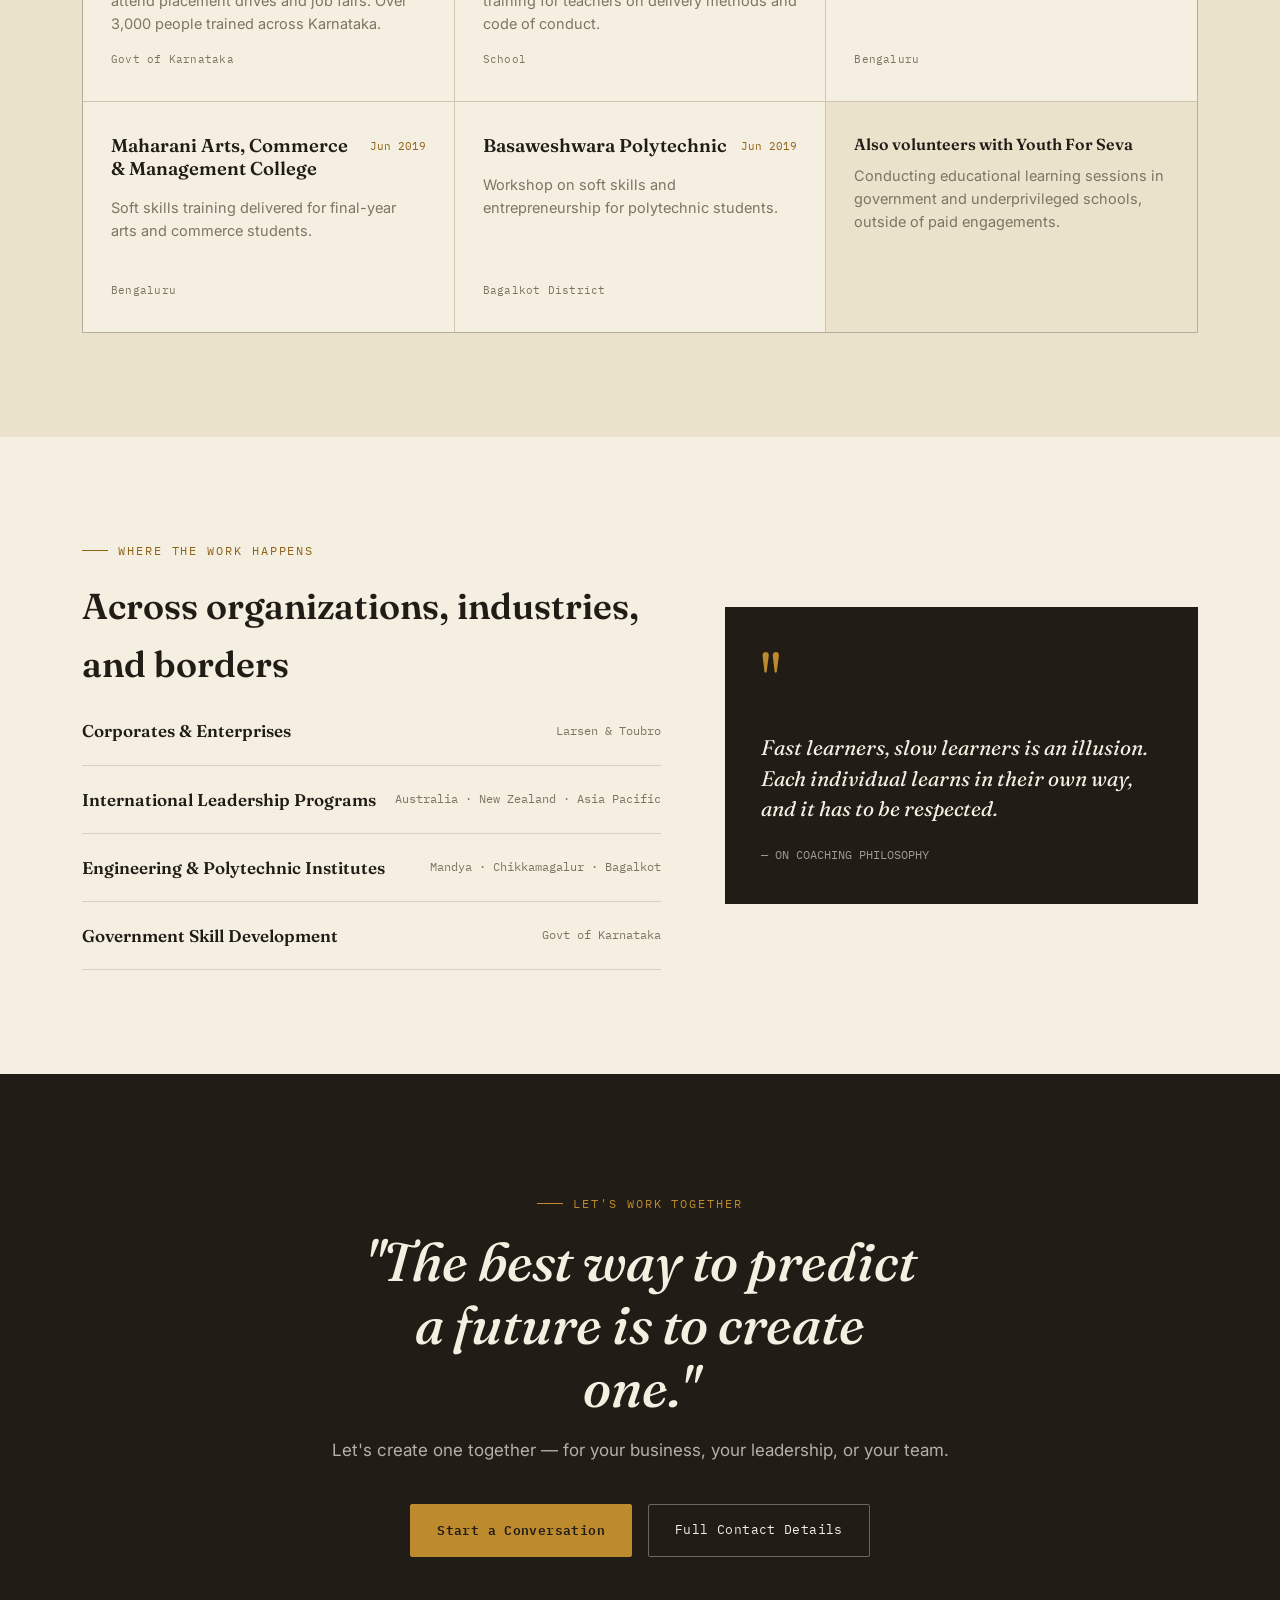
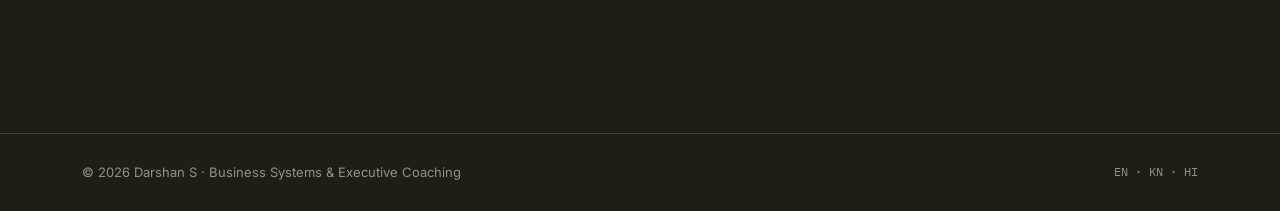
<file: projects/index.html>
<!DOCTYPE html>
<html lang="en">
<head>
<meta charset="UTF-8">
<meta name="viewport" content="width=device-width, initial-scale=1.0">
<title>Results | Darshan S — Business Systems &amp; Executive Coaching</title>
<meta name="description" content="Nine years of coaching and training engagements across corporates, organizations, and international leadership audiences, organized by track.">
<link rel="preconnect" href="https://fonts.googleapis.com">
<link rel="preconnect" href="https://fonts.gstatic.com" crossorigin>
<link href="https://fonts.googleapis.com/css2?family=Fraunces:ital,opsz,wght@0,9..144,300;0,9..144,500;0,9..144,600;0,9..144,700;0,9..144,900;1,9..144,500;1,9..144,600&family=Inter:wght@400;500;600;700&family=IBM+Plex+Mono:wght@400;500;600&display=swap" rel="stylesheet">
<link rel="stylesheet" href="../assets/style.css">
</head>
<body>

<header>
  <div class="wrap nav">
    <a class="brand" href="../index.html"><span class="mark">DS</span> Darshan S</a>
    <nav class="links">
      <a href="../index.html">Home</a>
      <a href="../business-owners/index.html">For Business Owners</a>
      <a href="../services/index.html">Executive Coaching</a>
      <a href="../about/index.html">About</a>
      <a href="../projects/index.html" class="active">Results</a>
      <a href="../contact/index.html">Contact</a>
    </nav>
    <a class="nav-cta" href="../contact/index.html">Start a Conversation</a>
    <button class="burger" id="burgerBtn" aria-label="Menu"><span></span></button>
  </div>
  <div class="mobile-panel" id="mobilePanel">
    <a href="../index.html">Home</a>
    <a href="../business-owners/index.html">For Business Owners</a>
    <a href="../services/index.html">Executive Coaching</a>
    <a href="../about/index.html">About</a>
    <a href="../projects/index.html">Results</a>
    <a href="../contact/index.html">Contact</a>
  </div>
</header>

<section class="page-hero">
  <div class="wrap">
    <div class="crumb"><a href="../index.html">Home</a> / Results</div>
    <div class="eyebrow on-dark">Selected Collaborations</div>
    <h1>Engagements built for real outcomes</h1>
    <p>A working history of coaching and training delivery across corporates, organizations, and international audiences.</p>
  </div>
</section>

<section class="section">
  <div class="wrap">
    <div class="section-head reveal">
      <div class="eyebrow">Executive &amp; Organizational Engagements</div>
      <h2>Track B collaborations</h2>
    </div>
    <div class="eng-grid reveal">
      <div class="eng-card">
        <div class="eng-top"><h4>Landmark Worldwide</h4><span class="period">Oct 2020 – Present</span></div>
        <p>Accountable for weekend programs delivered online across Australia, New Zealand, and Asia Pacific — scheduling and training of teams, training of leaders, and implementation of new technology for an extraordinary customer service experience.</p>
        <div class="loc">International · Ongoing</div>
      </div>
      <div class="eng-card">
        <div class="eng-top"><h4>Larsen &amp; Toubro</h4><span class="period">Jun 2018 – Jul 2019</span></div>
        <p>Trained employees on corporate etiquette, behaviour management, drug-addiction awareness, and time management.</p>
        <div class="loc">Corporate</div>
      </div>
      <div class="eng-card">
        <div class="eng-top"><h4>Zestech</h4><span class="period">Jul 2019 – May 2020</span></div>
        <p>Soft skills and aptitude training for engineering students transitioning from campus to corporate life, delivered at Sri Jagadguru Chandrasekaranathaswamiji Institute of Technology (BGS Inst. of Tech, Mandya) and Adichunchanagiri Inst. of Technology, Chikkamagalur.</p>
        <div class="loc">Mandya &amp; Chikkamagalur</div>
      </div>
    </div>
  </div>
</section>

<section class="section alt">
  <div class="wrap">
    <div class="section-head reveal">
      <div class="eyebrow">Additional Institutional Experience</div>
      <h2>Earlier engagements, for context</h2>
      <p>Campus and government skilling work that built the foundation for the current practice — kept here for the full picture, rather than featured as a current service line.</p>
    </div>
    <div class="eng-grid reveal">
      <div class="eng-card">
        <div class="eng-top"><h4>Kaushalya Abhivrudhi Ilake</h4><span class="period">Oct 2018 – Apr 2019</span></div>
        <p>Trained unemployed individuals and final-year government degree college students to attend placement drives and job fairs. Over 3,000 people trained across Karnataka.</p>
        <div class="loc">Govt of Karnataka</div>
      </div>
      <div class="eng-card">
        <div class="eng-top"><h4>Sri Chaitanya Techno School</h4><span class="period">Jun – Aug 2019</span></div>
        <p>Soft skills training for students preparing for civil service exams, plus faculty management training for teachers on delivery methods and code of conduct.</p>
        <div class="loc">School</div>
      </div>
      <div class="eng-card">
        <div class="eng-top"><h4>Bangalore Institute of Management Studies</h4><span class="period">Feb – May 2018</span></div>
        <p>Trained final-year students for the aptitude round of campus placements.</p>
        <div class="loc">Bengaluru</div>
      </div>
      <div class="eng-card">
        <div class="eng-top"><h4>Maharani Arts, Commerce &amp; Management College</h4><span class="period">Jun 2019</span></div>
        <p>Soft skills training delivered for final-year arts and commerce students.</p>
        <div class="loc">Bengaluru</div>
      </div>
      <div class="eng-card">
        <div class="eng-top"><h4>Basaweshwara Polytechnic</h4><span class="period">Jun 2019</span></div>
        <p>Workshop on soft skills and entrepreneurship for polytechnic students.</p>
        <div class="loc">Bagalkot District</div>
      </div>
      <div class="eng-card" style="background:var(--paper-2);">
        <div class="eng-top" style="margin-bottom:10px;"><h4 style="font-size:16px;">Also volunteers with Youth For Seva</h4></div>
        <p>Conducting educational learning sessions in government and underprivileged schools, outside of paid engagements.</p>
      </div>
    </div>
  </div>
</section>

<section class="section" id="reach">
  <div class="wrap">
    <div class="reach-grid">
      <div class="reveal">
        <div class="eyebrow">Where the Work Happens</div>
        <h2 style="font-size:clamp(26px,3vw,36px);margin-bottom:24px;">Across organizations, industries, and borders</h2>
        <div class="reach-list">
          <div class="reach-item"><h4>Corporates &amp; Enterprises</h4><span>Larsen &amp; Toubro</span></div>
          <div class="reach-item"><h4>International Leadership Programs</h4><span>Australia · New Zealand · Asia Pacific</span></div>
          <div class="reach-item"><h4>Engineering &amp; Polytechnic Institutes</h4><span>Mandya · Chikkamagalur · Bagalkot</span></div>
          <div class="reach-item"><h4>Government Skill Development</h4><span>Govt of Karnataka</span></div>
        </div>
      </div>
      <div class="reveal reach-panel">
        <div class="qmark">"</div>
        <p>Fast learners, slow learners is an illusion. Each individual learns in their own way, and it has to be respected.</p>
        <div class="attrib">— ON COACHING PHILOSOPHY</div>
      </div>
    </div>
  </div>
</section>

<section class="cta">
  <div class="wrap">
    <div class="eyebrow on-dark" style="justify-content:center;">Let's Work Together</div>
    <h2 class="reveal">"The best way to predict a future is to create one."</h2>
    <p>Let's create one together — for your business, your leadership, or your team.</p>
    <div class="btn-row">
      <a class="btn btn-primary" href="mailto:darshan.9995@gmail.com">Start a Conversation</a>
      <a class="btn btn-ghost" href="../contact/index.html">Full Contact Details</a>
    </div>
  </div>
</section>

<footer>
  <div class="wrap foot-row">
    <span>© 2026 Darshan S · Business Systems &amp; Executive Coaching</span>
    <span class="lang">EN · KN · HI</span>
  </div>
</footer>

<script src="../assets/main.js"></script>
</body>
</html>
</file>
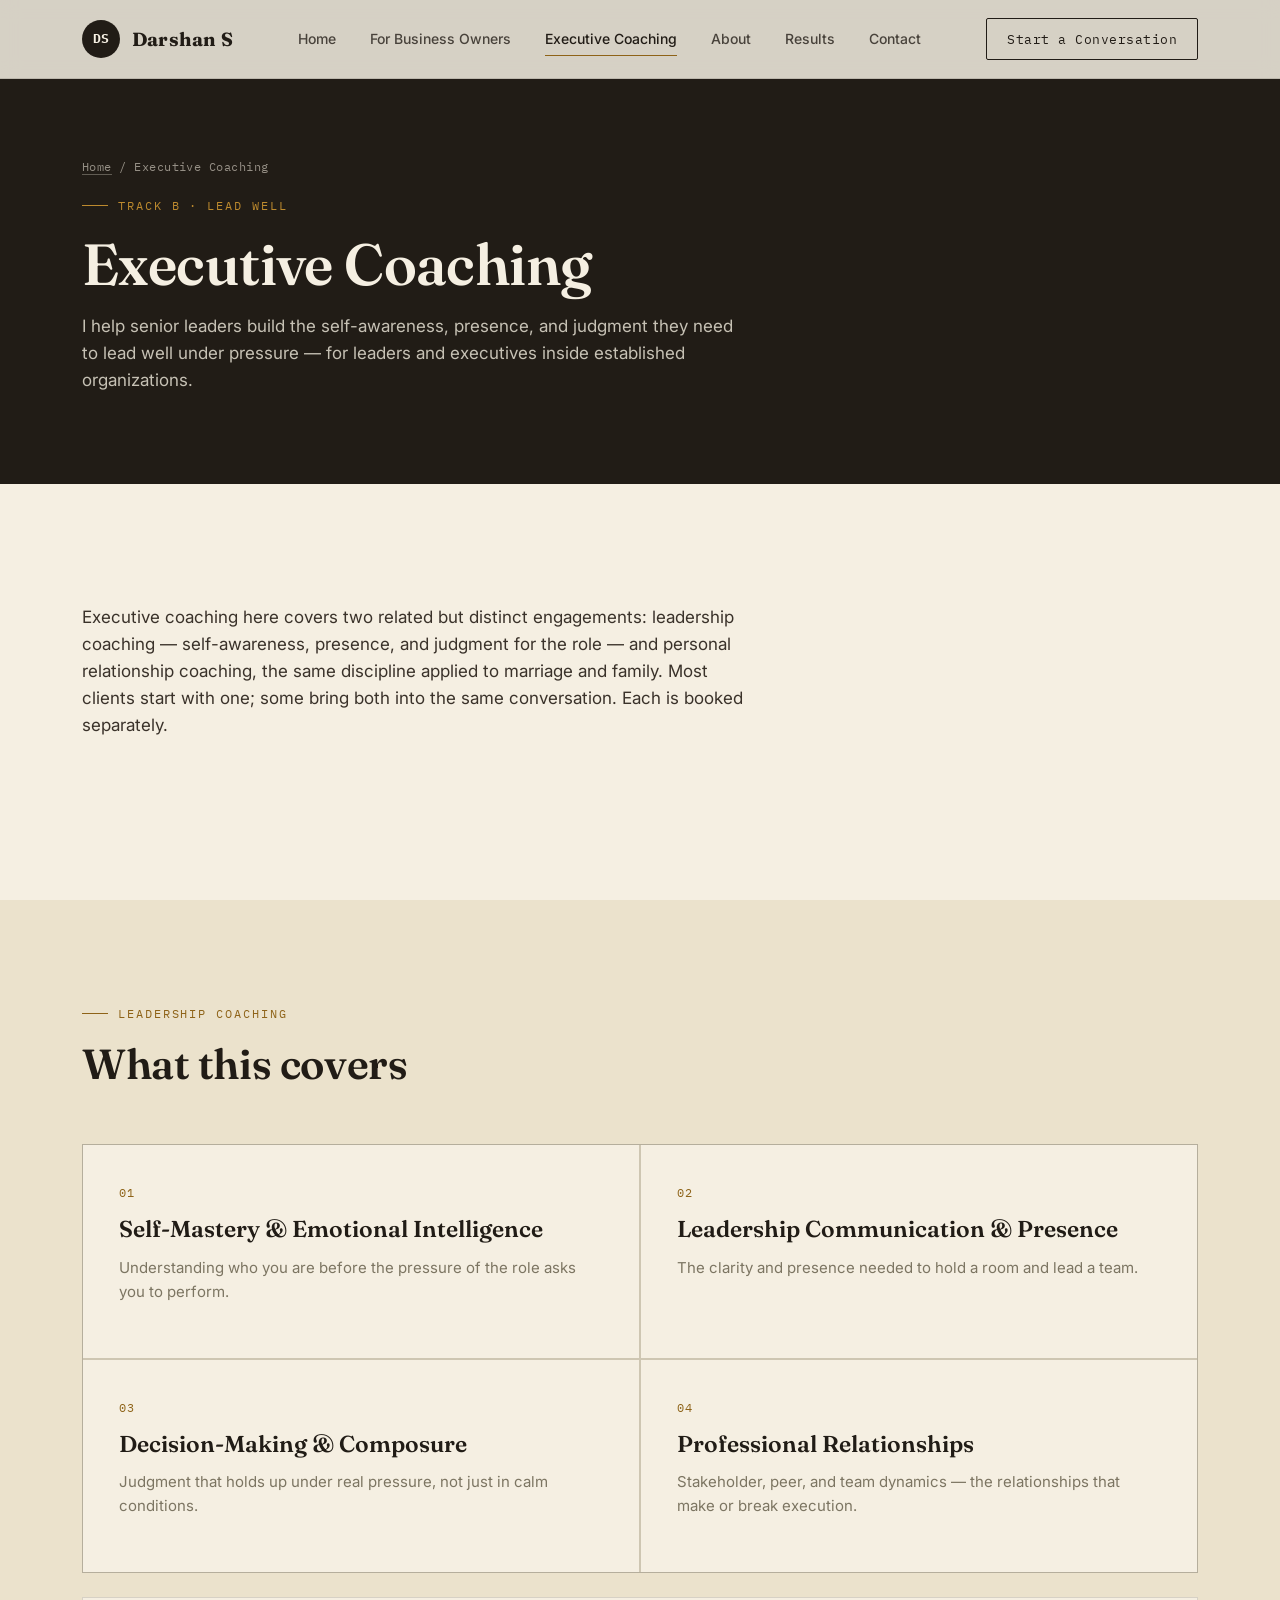
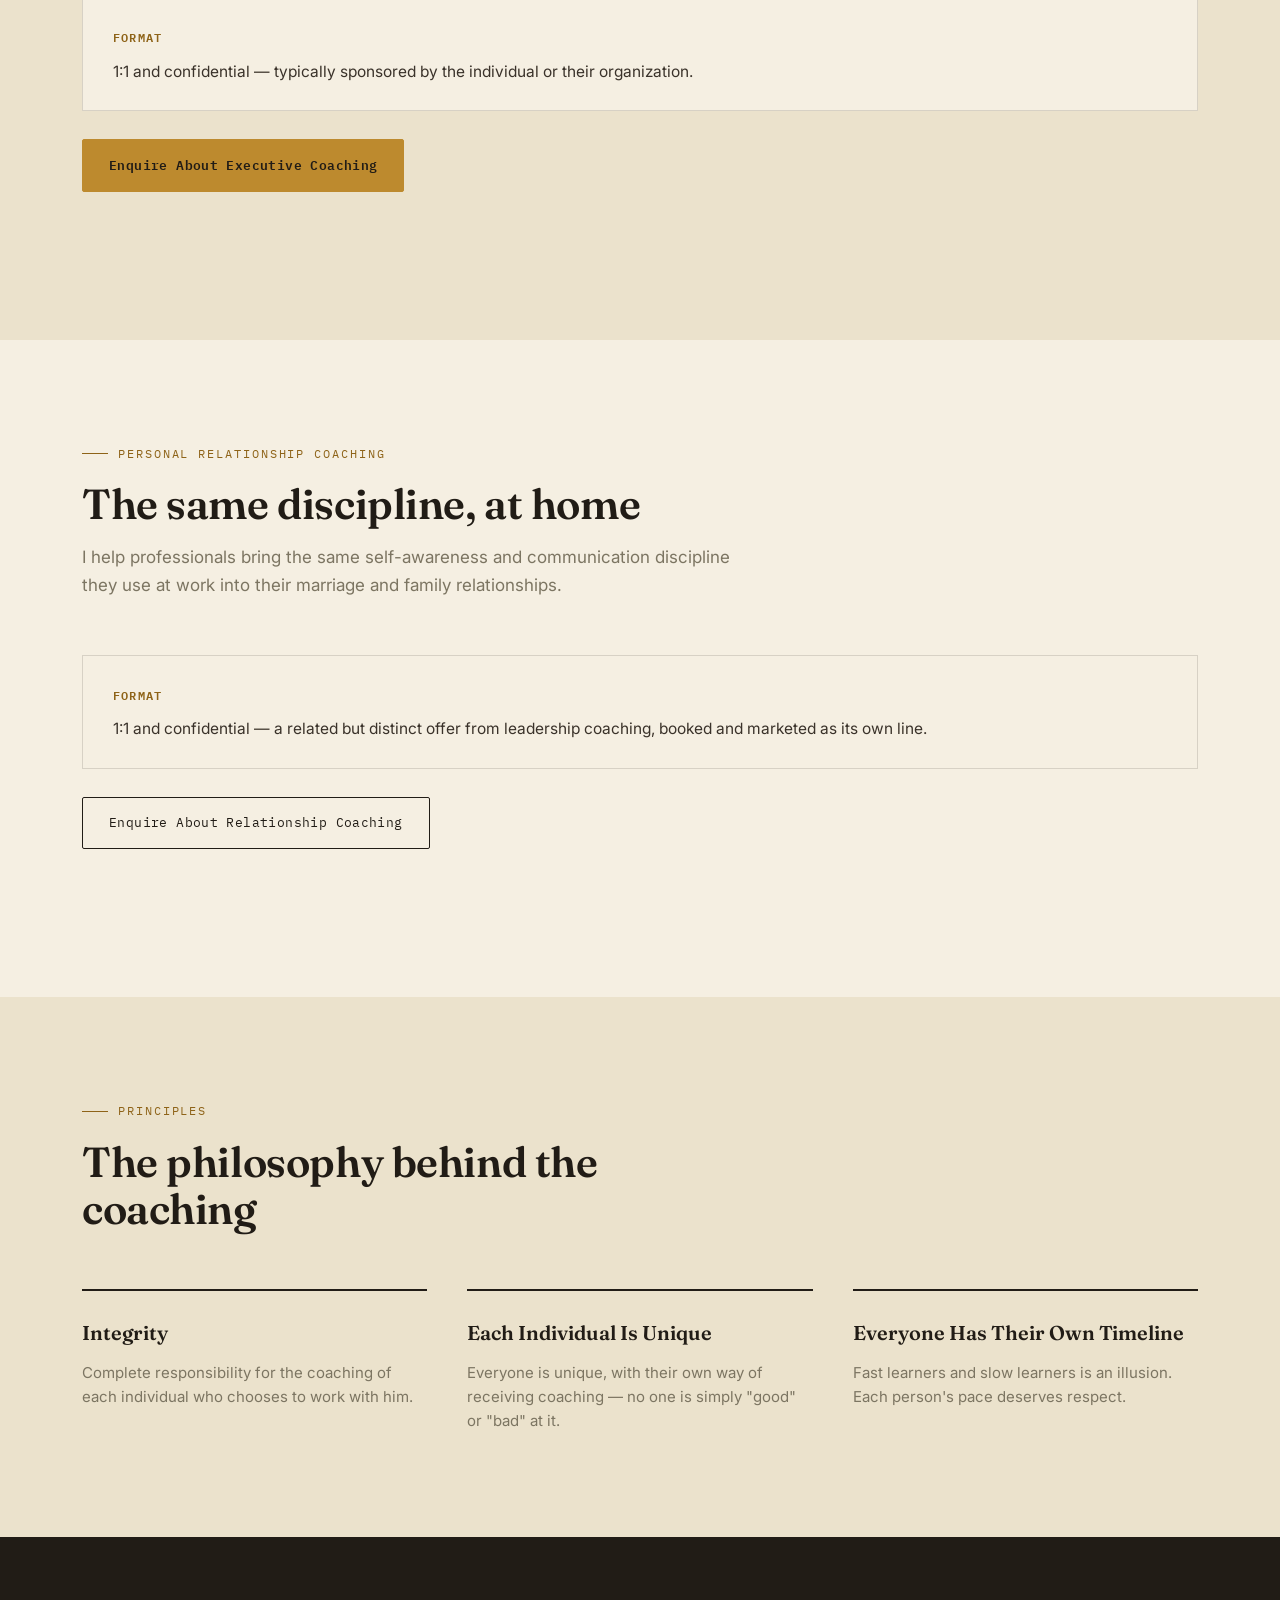
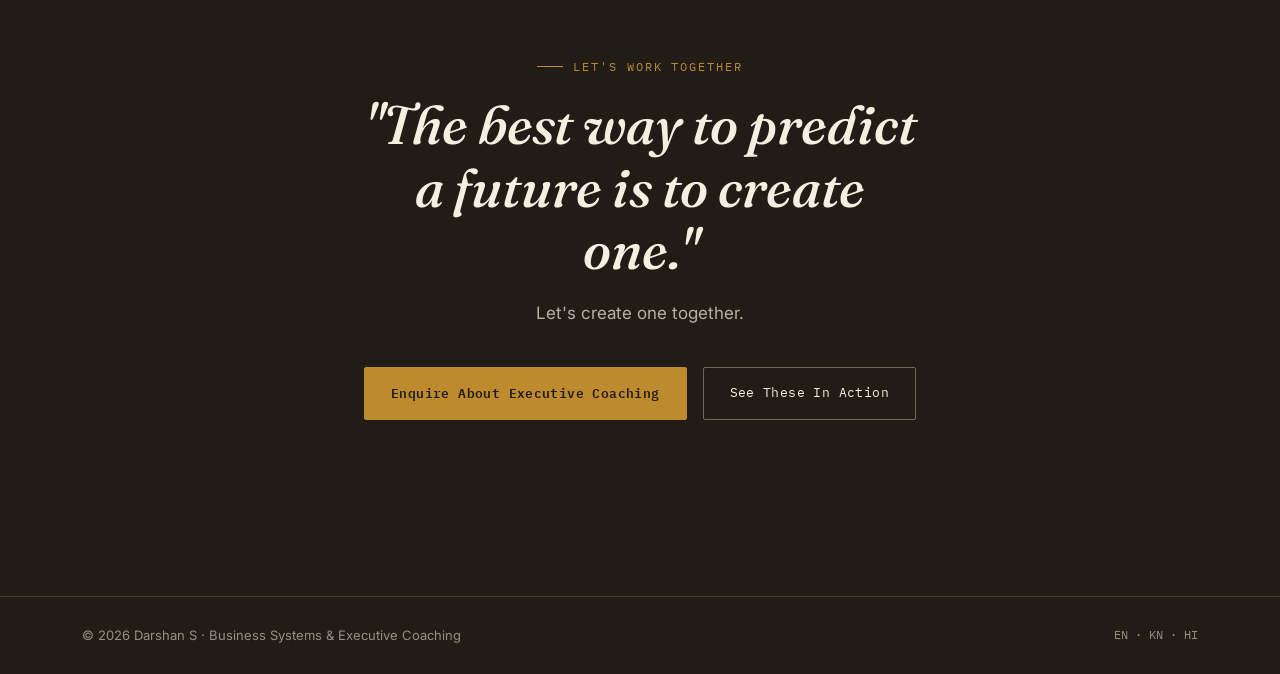
<file: services/index.html>
<!DOCTYPE html>
<html lang="en">
<head>
<meta charset="UTF-8">
<meta name="viewport" content="width=device-width, initial-scale=1.0">
<title>Executive Coaching | Darshan S — Lead Well</title>
<meta name="description" content="Executive and leadership coaching for senior leaders, plus personal relationship coaching — self-awareness, presence, and judgment for pressure that shows up everywhere.">
<link rel="preconnect" href="https://fonts.googleapis.com">
<link rel="preconnect" href="https://fonts.gstatic.com" crossorigin>
<link href="https://fonts.googleapis.com/css2?family=Fraunces:ital,opsz,wght@0,9..144,300;0,9..144,500;0,9..144,600;0,9..144,700;0,9..144,900;1,9..144,500;1,9..144,600&family=Inter:wght@400;500;600;700&family=IBM+Plex+Mono:wght@400;500;600&display=swap" rel="stylesheet">
<link rel="stylesheet" href="../assets/style.css">
</head>
<body>

<header>
  <div class="wrap nav">
    <a class="brand" href="../index.html"><span class="mark">DS</span> Darshan S</a>
    <nav class="links">
      <a href="../index.html">Home</a>
      <a href="../business-owners/index.html">For Business Owners</a>
      <a href="../services/index.html" class="active">Executive Coaching</a>
      <a href="../about/index.html">About</a>
      <a href="../projects/index.html">Results</a>
      <a href="../contact/index.html">Contact</a>
    </nav>
    <a class="nav-cta" href="../contact/index.html">Start a Conversation</a>
    <button class="burger" id="burgerBtn" aria-label="Menu"><span></span></button>
  </div>
  <div class="mobile-panel" id="mobilePanel">
    <a href="../index.html">Home</a>
    <a href="../business-owners/index.html">For Business Owners</a>
    <a href="../services/index.html">Executive Coaching</a>
    <a href="../about/index.html">About</a>
    <a href="../projects/index.html">Results</a>
    <a href="../contact/index.html">Contact</a>
  </div>
</header>

<section class="page-hero">
  <div class="wrap">
    <div class="crumb"><a href="../index.html">Home</a> / Executive Coaching</div>
    <div class="eyebrow on-dark">Track B · Lead Well</div>
    <h1>Executive Coaching</h1>
    <p>I help senior leaders build the self-awareness, presence, and judgment they need to lead well under pressure — for leaders and executives inside established organizations.</p>
  </div>
</section>

<section class="section">
  <div class="wrap">
    <div class="section-head reveal">
      <p style="font-size:17px;color:var(--ink-soft);max-width:65ch;">Executive coaching here covers two related but distinct engagements: leadership coaching — self-awareness, presence, and judgment for the role — and personal relationship coaching, the same discipline applied to marriage and family. Most clients start with one; some bring both into the same conversation. Each is booked separately.</p>
    </div>
  </div>
</section>

<section class="section alt" id="leadership">
  <div class="wrap">
    <div class="section-head reveal">
      <div class="eyebrow">Leadership Coaching</div>
      <h2>What this covers</h2>
    </div>
    <div class="focus-grid reveal">
      <div class="focus-card">
        <div class="fnum">01</div>
        <h3>Self-Mastery &amp; Emotional Intelligence</h3>
        <p class="fdesc">Understanding who you are before the pressure of the role asks you to perform.</p>
      </div>
      <div class="focus-card">
        <div class="fnum">02</div>
        <h3>Leadership Communication &amp; Presence</h3>
        <p class="fdesc">The clarity and presence needed to hold a room and lead a team.</p>
      </div>
      <div class="focus-card">
        <div class="fnum">03</div>
        <h3>Decision-Making &amp; Composure</h3>
        <p class="fdesc">Judgment that holds up under real pressure, not just in calm conditions.</p>
      </div>
      <div class="focus-card">
        <div class="fnum">04</div>
        <h3>Professional Relationships</h3>
        <p class="fdesc">Stakeholder, peer, and team dynamics — the relationships that make or break execution.</p>
      </div>
    </div>
    <div class="mv-card" style="margin-top:24px;">
      <h4>Format</h4>
      <p>1:1 and confidential — typically sponsored by the individual or their organization.</p>
    </div>
    <div class="btn-row" style="margin-top:28px;">
      <a class="btn btn-primary" href="mailto:darshan.9995@gmail.com?subject=Executive%20Coaching%20Enquiry">Enquire About Executive Coaching</a>
    </div>
  </div>
</section>

<section class="section" id="relationship">
  <div class="wrap">
    <div class="section-head reveal">
      <div class="eyebrow">Personal Relationship Coaching</div>
      <h2>The same discipline, at home</h2>
      <p>I help professionals bring the same self-awareness and communication discipline they use at work into their marriage and family relationships.</p>
    </div>
    <div class="mv-card">
      <h4>Format</h4>
      <p>1:1 and confidential — a related but distinct offer from leadership coaching, booked and marketed as its own line.</p>
    </div>
    <div class="btn-row" style="margin-top:28px;">
      <a class="btn btn-dark" href="mailto:darshan.9995@gmail.com?subject=Relationship%20Coaching%20Enquiry">Enquire About Relationship Coaching</a>
    </div>
  </div>
</section>

<section class="section alt" id="principles">
  <div class="wrap">
    <div class="section-head reveal">
      <div class="eyebrow">Principles</div>
      <h2>The philosophy behind the coaching</h2>
    </div>
    <div class="principles-grid reveal">
      <div class="principle">
        <h3>Integrity</h3>
        <p>Complete responsibility for the coaching of each individual who chooses to work with him.</p>
      </div>
      <div class="principle">
        <h3>Each Individual Is Unique</h3>
        <p>Everyone is unique, with their own way of receiving coaching — no one is simply "good" or "bad" at it.</p>
      </div>
      <div class="principle">
        <h3>Everyone Has Their Own Timeline</h3>
        <p>Fast learners and slow learners is an illusion. Each person's pace deserves respect.</p>
      </div>
    </div>
  </div>
</section>

<section class="cta">
  <div class="wrap">
    <div class="eyebrow on-dark" style="justify-content:center;">Let's Work Together</div>
    <h2 class="reveal">"The best way to predict a future is to create one."</h2>
    <p>Let's create one together.</p>
    <div class="btn-row">
      <a class="btn btn-primary" href="mailto:darshan.9995@gmail.com?subject=Executive%20Coaching%20Enquiry">Enquire About Executive Coaching</a>
      <a class="btn btn-ghost" href="../projects/index.html">See These In Action</a>
    </div>
  </div>
</section>

<footer>
  <div class="wrap foot-row">
    <span>© 2026 Darshan S · Business Systems &amp; Executive Coaching</span>
    <span class="lang">EN · KN · HI</span>
  </div>
</footer>

<script src="../assets/main.js"></script>
</body>
</html>
</file>
<file: assets/style.css>
:root{
    --ink:#211C16;
    --ink-soft:#3A322A;
    --paper:#F5EFE2;
    --paper-2:#EBE2CC;
    --paper-3:#DED2B2;
    --cream:#F5EFE2;
    --gold:#BD8A2E;
    --gold-deep:#8E6318;
    --moss:#5B6E48;
    --moss-deep:#3E4E32;
    --clay:#A2593F;
    --muted:#7C7562;
    --line:rgba(33,28,22,0.14);
    --line-dark:rgba(245,239,226,0.16);
    --shadow:0 18px 40px -20px rgba(33,28,22,0.35);
    --radius:2px;
    --disp:'Fraunces', serif;
    --body:'Inter', sans-serif;
    --mono:'IBM Plex Mono', monospace;
}

*{box-sizing:border-box;}
html{scroll-behavior:smooth;}
body{
    margin:0;
    background:var(--paper);
    color:var(--ink);
    font-family:var(--body);
    font-size:16px;
    line-height:1.6;
    -webkit-font-smoothing:antialiased;
}
img{max-width:100%;display:block;}
a{color:inherit;text-decoration:none;}
.wrap{max-width:1180px;margin:0 auto;padding:0 32px;}
section{position:relative;}
.eyebrow{
    font-family:var(--mono);
    font-size:12px;
    letter-spacing:0.16em;
    text-transform:uppercase;
    color:var(--gold-deep);
    display:flex;
    align-items:center;
    gap:10px;
    margin-bottom:18px;
}
.eyebrow::before{content:'';width:26px;height:1px;background:var(--gold-deep);display:inline-block;}
.eyebrow.on-dark{color:var(--gold);}
.eyebrow.on-dark::before{background:var(--gold);}
h1,h2,h3,h4{font-family:var(--disp);font-weight:600;margin:0;color:inherit;}

.reveal{opacity:0;transform:translateY(22px);transition:opacity .8s ease, transform .8s ease;}
.reveal.in{opacity:1;transform:translateY(0);}
@media (prefers-reduced-motion: reduce){
    html{scroll-behavior:auto;}
    .reveal{opacity:1;transform:none;transition:none;}
}

/* ---------- HEADER ---------- */
header{
    position:fixed;top:0;left:0;right:0;z-index:100;
    background:rgba(245,239,226,0.86);
    backdrop-filter:blur(10px);
    border-bottom:1px solid var(--line);
}
.nav{display:flex;align-items:center;justify-content:space-between;height:78px;}
.brand{display:flex;align-items:center;gap:12px;font-family:var(--disp);font-weight:700;font-size:19px;letter-spacing:0.01em;}
.brand .mark{
    width:38px;height:38px;border-radius:50%;
    background:var(--ink);color:var(--paper);
    display:flex;align-items:center;justify-content:center;
    font-family:var(--mono);font-size:13px;letter-spacing:0.02em;
}
nav.links{display:flex;gap:34px;font-size:14px;font-weight:500;}
nav.links a{opacity:0.78;position:relative;padding:4px 0;transition:opacity .2s ease;}
nav.links a:hover, nav.links a.active{opacity:1;}
nav.links a::after{content:'';position:absolute;left:0;right:100%;bottom:-2px;height:1px;background:var(--gold-deep);transition:right .25s ease;}
nav.links a:hover::after, nav.links a.active::after{right:0;}
.nav-cta{
    font-family:var(--mono);font-size:12.5px;letter-spacing:0.04em;
    border:1px solid var(--ink);padding:10px 20px;border-radius:2px;
    transition:background .2s ease, color .2s ease;
}
.nav-cta:hover{background:var(--ink);color:var(--paper);}
.burger{display:none;background:none;border:1px solid var(--line);width:42px;height:42px;align-items:center;justify-content:center;cursor:pointer;}
.burger span, .burger span::before, .burger span::after{content:'';display:block;width:18px;height:1.5px;background:var(--ink);position:relative;transition:.25s;}
.burger span::before{position:absolute;top:-6px;}
.burger span::after{position:absolute;top:6px;}
.mobile-panel{display:none;flex-direction:column;gap:2px;background:var(--paper);border-top:1px solid var(--line);padding:8px 32px 20px;}
.mobile-panel a{padding:12px 0;border-bottom:1px solid var(--line);font-size:15px;}
.mobile-panel.open{display:flex;}

@media (max-width:860px){
    nav.links, .nav-cta{display:none;}
    .burger{display:flex;}
}

/* ---------- HERO (home, full) ---------- */
.hero{
    background:var(--ink);
    color:var(--paper);
    padding:168px 0 96px;
    overflow:hidden;
    position:relative;
}
.contour{position:absolute;inset:0;opacity:0.5;pointer-events:none;}
.hero .wrap{position:relative;z-index:2;}
.hero-grid{display:grid;grid-template-columns:1.25fr 0.85fr;gap:64px;align-items:center;}
.hero h1{
    font-size:clamp(40px,5.6vw,74px);
    line-height:1.03;
    letter-spacing:-0.01em;
    margin-bottom:22px;
}
.hero h1 em{font-style:italic;font-weight:500;color:var(--gold);}
.hero-tagline{
    font-size:clamp(17px,1.7vw,20px);
    color:rgba(245,239,226,0.82);
    max-width:52ch;
    margin-bottom:34px;
    font-weight:400;
}
.btn-row{display:flex;gap:16px;flex-wrap:wrap;margin-bottom:44px;}
.btn{
    font-family:var(--mono);font-size:13px;letter-spacing:0.03em;
    padding:15px 26px;border-radius:2px;display:inline-flex;align-items:center;gap:10px;
    transition:transform .2s ease, background .2s ease, color .2s ease, border-color .2s ease;
    cursor:pointer;border:none;
}
.btn-primary{background:var(--gold);color:var(--ink);border:1px solid var(--gold);font-weight:600;}
.btn-primary:hover{transform:translateY(-2px);background:#D2A03F;}
.btn-ghost{border:1px solid rgba(245,239,226,0.35);color:var(--paper);}
.btn-ghost:hover{border-color:var(--paper);transform:translateY(-2px);}
.btn-dark{border:1px solid var(--ink);color:var(--ink);}
.btn-dark:hover{background:var(--ink);color:var(--paper);}

.tag-row{display:flex;flex-wrap:wrap;gap:10px;}
.tag{
    font-family:var(--mono);font-size:11.5px;letter-spacing:0.04em;
    border:1px solid rgba(245,239,226,0.28);color:rgba(245,239,226,0.85);
    padding:8px 14px;border-radius:20px;
}
.tag.on-paper{border:1px solid var(--line);color:var(--ink-soft);}
.tag.solid{background:var(--paper-2);border:1px solid var(--paper-3);}

.hero-portrait{position:relative;justify-self:center;}
.portrait-frame{
    width:100%;max-width:340px;aspect-ratio:4/5;
    border:1px solid rgba(245,239,226,0.25);
    padding:14px;position:relative;
}
.portrait-frame img{width:100%;height:100%;object-fit:cover;filter:saturate(0.94) contrast(1.02);}
.portrait-frame::before{
    content:'';position:absolute;top:-14px;left:-14px;right:24px;bottom:24px;
    border:1px solid var(--gold);z-index:-1;
}
.portrait-caption{
    font-family:var(--mono);font-size:11.5px;color:rgba(245,239,226,0.6);
    margin-top:16px;text-align:center;letter-spacing:0.03em;
}

/* ---------- PAGE HERO (interior pages, shorter) ---------- */
.page-hero{
    background:var(--ink);color:var(--paper);
    padding:158px 0 72px;position:relative;overflow:hidden;
}
.page-hero .wrap{position:relative;z-index:2;}
.page-hero h1{font-size:clamp(34px,5vw,58px);line-height:1.06;letter-spacing:-0.01em;margin-bottom:18px;}
.page-hero p{font-size:17px;color:rgba(245,239,226,0.78);max-width:60ch;}
.crumb{font-family:var(--mono);font-size:11.5px;color:rgba(245,239,226,0.55);letter-spacing:0.04em;margin-bottom:20px;}
.crumb a{border-bottom:1px solid rgba(245,239,226,0.3);}
.crumb a:hover{color:var(--gold);border-color:var(--gold);}

/* ---------- STATS ---------- */
.stats{background:var(--ink-soft);color:var(--paper);padding:0;}
.stats-grid{display:grid;grid-template-columns:repeat(4,1fr);}
.stat{padding:40px 28px;border-left:1px solid var(--line-dark);}
.stat:first-child{border-left:none;}
.stat .num{font-family:var(--mono);font-size:clamp(26px,2.6vw,36px);color:var(--gold);font-weight:600;}
.stat .label{font-size:13px;color:rgba(245,239,226,0.72);margin-top:6px;letter-spacing:0.01em;}
@media (max-width:760px){
    .stats-grid{grid-template-columns:repeat(2,1fr);}
    .stat{border-left:none;border-top:1px solid var(--line-dark);}
    .stat:nth-child(odd){border-right:1px solid var(--line-dark);}
}

/* ---------- SECTION SPACING ---------- */
.section{padding:104px 0;}
.section.tight{padding:88px 0;}
.section-head{max-width:680px;margin-bottom:56px;}
.section-head h2{font-size:clamp(28px,3.4vw,42px);line-height:1.12;letter-spacing:-0.01em;}
.section-head p{color:var(--muted);font-size:17px;margin-top:16px;max-width:60ch;}
.alt{background:var(--paper-2);}
.section-link{
    display:inline-flex;align-items:center;gap:8px;margin-top:20px;
    font-family:var(--mono);font-size:13px;color:var(--gold-deep);
    border-bottom:1px solid var(--gold-deep);padding-bottom:3px;
}
.section-link:hover{color:var(--ink);border-color:var(--ink);}

/* ---------- ABOUT ---------- */
.about-grid{display:grid;grid-template-columns:1fr 1fr;gap:64px;align-items:start;}
.about-copy p{font-size:17px;color:var(--ink-soft);margin:0 0 18px;}
.quote-block{
    border-left:3px solid var(--gold);
    padding:6px 0 6px 24px;margin:32px 0 0;
    font-family:var(--disp);font-style:italic;font-weight:500;
    font-size:22px;line-height:1.4;color:var(--ink);
}
.quote-block span{display:block;margin-top:10px;font-family:var(--mono);font-style:normal;font-size:12px;color:var(--muted);letter-spacing:0.04em;}
.mv-cards{display:flex;flex-direction:column;gap:24px;}
.mv-card{
    background:var(--paper);border:1px solid var(--line);padding:30px 30px 26px;
}
.mv-card h4{font-size:12px;font-family:var(--mono);letter-spacing:0.1em;text-transform:uppercase;color:var(--gold-deep);margin-bottom:12px;}
.mv-card p{margin:0;color:var(--ink-soft);font-size:15.5px;}

/* ---------- FOCUS / SERVICE CARDS ---------- */
.focus-grid{display:grid;grid-template-columns:repeat(2,1fr);gap:2px;background:var(--line);border:1px solid var(--line);}
.focus-card{background:var(--paper);padding:38px 36px;}
.focus-card .fnum{font-family:var(--mono);font-size:12px;color:var(--gold-deep);letter-spacing:0.06em;}
.focus-card h3{font-size:23px;margin:14px 0 12px;line-height:1.2;}
.focus-card p.fdesc{font-size:15px;color:var(--muted);margin:0 0 16px;}
.focus-card ul{margin:0;padding:0;list-style:none;display:flex;flex-wrap:wrap;gap:8px;}
.focus-card li{
    font-size:13px;color:var(--ink-soft);background:var(--paper-2);
    padding:6px 12px;border-radius:20px;
}
@media (max-width:760px){.focus-grid{grid-template-columns:1fr;}}

/* ---------- ENGAGEMENTS ---------- */
.eng-grid{display:grid;grid-template-columns:repeat(3,1fr);gap:1px;background:var(--line);border:1px solid var(--line);}
.eng-card{background:var(--paper);padding:32px 28px;display:flex;flex-direction:column;min-height:230px;}
.eng-card .eng-top{display:flex;justify-content:space-between;align-items:flex-start;gap:10px;margin-bottom:16px;}
.eng-card h4{font-size:18.5px;line-height:1.25;}
.eng-card .period{font-family:var(--mono);font-size:11px;color:var(--gold-deep);white-space:nowrap;padding-top:4px;}
.eng-card p{font-size:14.5px;color:var(--muted);margin:0;flex-grow:1;}
.eng-card .loc{font-family:var(--mono);font-size:11px;color:var(--muted);margin-top:16px;letter-spacing:0.02em;}
@media (max-width:940px){.eng-grid{grid-template-columns:repeat(2,1fr);}}
@media (max-width:640px){.eng-grid{grid-template-columns:1fr;}}

/* ---------- APPROACH / METHODOLOGY ---------- */
.approach{background:var(--ink);color:var(--paper);}
.approach .section-head p{color:rgba(245,239,226,0.68);}
.track{position:relative;display:grid;grid-template-columns:repeat(5,1fr);gap:20px;margin-top:20px;}
.track::before{
    content:'';position:absolute;top:27px;left:9%;right:9%;
    border-top:2px dashed rgba(189,138,46,0.5);z-index:0;
}
.step{position:relative;z-index:1;padding-right:8px;}
.step .dot{
    width:54px;height:54px;border-radius:50%;background:var(--ink);
    border:2px solid var(--gold);display:flex;align-items:center;justify-content:center;
    font-family:var(--mono);font-size:15px;color:var(--gold);margin-bottom:20px;
}
.step h4{font-size:17px;margin-bottom:8px;color:var(--paper);}
.step p{font-size:13.5px;color:rgba(245,239,226,0.66);margin:0;line-height:1.55;}
@media (max-width:900px){
    .track{grid-template-columns:1fr;gap:36px;}
    .track::before{top:0;bottom:0;left:26px;right:auto;width:0;border-top:none;border-left:2px dashed rgba(189,138,46,0.5);}
    .step{padding-left:0;}
}

/* ---------- REACH ---------- */
.reach-grid{display:grid;grid-template-columns:1.1fr 0.9fr;gap:64px;align-items:center;}
.reach-list{display:flex;flex-direction:column;}
.reach-item{
    display:flex;justify-content:space-between;align-items:center;
    padding:20px 0;border-bottom:1px solid var(--line);gap:16px;
}
.reach-item:first-child{padding-top:0;}
.reach-item h4{font-size:17px;font-weight:600;}
.reach-item span{font-family:var(--mono);font-size:11.5px;color:var(--muted);white-space:nowrap;}
.reach-panel{
    background:var(--ink);color:var(--paper);padding:40px 36px;position:relative;
}
.reach-panel .qmark{font-family:var(--disp);font-size:64px;color:var(--gold);line-height:1;margin-bottom:10px;}
.reach-panel p{font-family:var(--disp);font-style:italic;font-size:21px;line-height:1.45;color:var(--paper);}
.reach-panel .attrib{font-family:var(--mono);font-size:12px;color:rgba(245,239,226,0.6);margin-top:20px;}

/* ---------- PRINCIPLES ---------- */
.principles-grid{display:grid;grid-template-columns:repeat(3,1fr);gap:40px;}
.principle{padding-top:26px;border-top:2px solid var(--ink);}
.principle h3{font-size:20px;margin-bottom:12px;}
.principle p{color:var(--muted);font-size:15px;margin:0;}
@media (max-width:820px){.principles-grid{grid-template-columns:1fr;gap:32px;}}

/* ---------- CREDENTIALS / BEYOND ---------- */
.cred-grid{display:grid;grid-template-columns:1fr 1fr;gap:64px;}
.cred-block h3{font-size:13px;font-family:var(--mono);text-transform:uppercase;letter-spacing:0.1em;color:var(--gold-deep);margin-bottom:24px;}
.edu-item{padding:18px 0;border-bottom:1px solid var(--line);}
.edu-item:last-child{border-bottom:none;}
.edu-item .yr{font-family:var(--mono);font-size:12px;color:var(--muted);}
.edu-item h4{font-size:17px;margin:6px 0 2px;}
.edu-item .sch{font-size:14px;color:var(--muted);}
.beyond-list{display:flex;flex-direction:column;gap:20px;}
.beyond-item{display:flex;gap:16px;align-items:flex-start;}
.beyond-item .b-mark{
    font-family:var(--mono);font-size:11px;color:var(--gold-deep);
    border:1px solid var(--line);width:32px;height:32px;flex:none;
    display:flex;align-items:center;justify-content:center;margin-top:2px;
}
.beyond-item p{margin:0;font-size:15px;color:var(--ink-soft);}
.beyond-item p b{color:var(--ink);font-weight:600;}

/* ---------- CONTACT PAGE ---------- */
.contact-grid{display:grid;grid-template-columns:1fr 1fr;gap:64px;align-items:start;}
.contact-card{background:var(--paper);border:1px solid var(--line);padding:36px;}
.contact-card h3{font-size:13px;font-family:var(--mono);text-transform:uppercase;letter-spacing:0.1em;color:var(--gold-deep);margin-bottom:22px;}
.contact-row{display:flex;justify-content:space-between;align-items:center;padding:16px 0;border-bottom:1px solid var(--line);}
.contact-row:last-child{border-bottom:none;}
.contact-row .k{font-size:13px;color:var(--muted);font-family:var(--mono);}
.contact-row .v{font-size:15.5px;font-weight:500;}
.contact-row .v:hover{color:var(--gold-deep);}

/* ---------- CTA / CONTACT STRIP ---------- */
.cta{background:var(--ink);color:var(--paper);text-align:center;padding:120px 0;}
.cta h2{
    font-family:var(--disp);font-size:clamp(30px,4.6vw,54px);
    font-style:italic;font-weight:500;line-height:1.16;
    max-width:16ch;margin:0 auto 18px;
}
.cta p{color:rgba(245,239,226,0.7);font-size:17px;margin-bottom:40px;}
.cta .btn-row{justify-content:center;margin-bottom:56px;}
.contact-strip{display:flex;justify-content:center;gap:48px;flex-wrap:wrap;font-family:var(--mono);font-size:13.5px;}
.contact-strip a{border-bottom:1px solid rgba(245,239,226,0.25);padding-bottom:4px;transition:border-color .2s;}
.contact-strip a:hover{border-color:var(--gold);}

footer{background:var(--ink);color:rgba(245,239,226,0.55);padding:28px 0;border-top:1px solid var(--line-dark);}
.foot-row{display:flex;justify-content:space-between;align-items:center;font-size:13px;flex-wrap:wrap;gap:12px;}
.foot-row span.lang{font-family:var(--mono);font-size:11.5px;}

@media (max-width:900px){
    .hero-grid{grid-template-columns:1fr;}
    .hero-portrait{order:-1;max-width:220px;justify-self:start;}
    .about-grid, .reach-grid, .cred-grid, .contact-grid{grid-template-columns:1fr;gap:40px;}
}
@media (max-width:640px){
    .wrap{padding:0 20px;}
    .section{padding:76px 0;}
    .stats-grid{grid-template-columns:repeat(2,1fr);}
}
</file>
